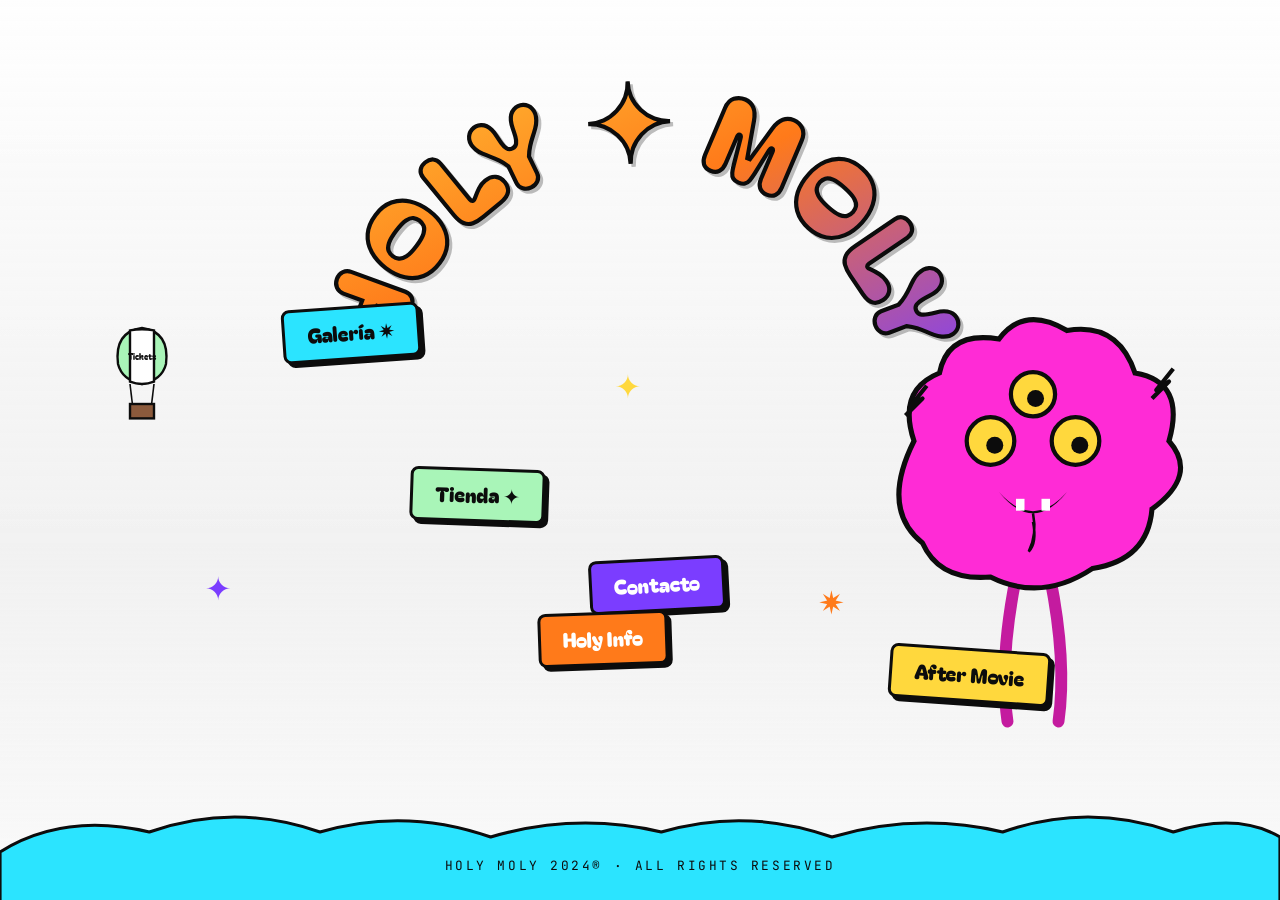
<file: index.html>
<!DOCTYPE html>
<html lang="es">
<head>
<meta charset="UTF-8">
<meta name="viewport" content="width=device-width, initial-scale=1">
<title>Holy Moly Fest — Latin Tech · CDMX</title>
<meta name="description" content="Holy Moly Fest 2024. 11 de Mayo en Frontón México. Latin Tech, energía y comunidad. Creado por MrPig.">
<link rel="preconnect" href="https://fonts.googleapis.com">
<link rel="preconnect" href="https://fonts.gstatic.com" crossorigin>
<link href="https://fonts.googleapis.com/css2?family=Bagel+Fat+One&family=DM+Sans:ital,wght@0,400;0,500;0,700;1,400&family=JetBrains+Mono:wght@400;500&display=swap" rel="stylesheet">
<link rel="stylesheet" href="styles.css">
<link rel="icon" href="data:image/svg+xml,%3Csvg xmlns='http://www.w3.org/2000/svg' viewBox='0 0 64 64'%3E%3Ccircle cx='32' cy='32' r='28' fill='%23ff2bd6'/%3E%3Ccircle cx='22' cy='28' r='5' fill='%23ffd83d'/%3E%3Ccircle cx='42' cy='28' r='5' fill='%23ffd83d'/%3E%3Ccircle cx='32' cy='18' r='5' fill='%23ffd83d'/%3E%3C/svg%3E">
<style>
  /* homepage-only overrides to match PDF */
  .home-stage {
    position: relative;
    width: 100%;
    min-height: 100vh;
    background: #fff;
    overflow: hidden;
    isolation: isolate;
  }
  .home-stage__bg {
    position: absolute; inset: 0;
    background-image: url('https://images.unsplash.com/photo-1585464231875-d9ef1f5ad396?w=2000&q=80&auto=format&fit=crop');
    background-size: cover;
    background-position: center;
    filter: grayscale(1) contrast(1.1);
    z-index: 0;
  }
  .home-stage__bg::after {
    content: ""; position: absolute; inset: 0;
    background: linear-gradient(180deg, rgba(240,240,240,.2) 0%, rgba(0,0,0,.05) 60%, rgba(180,240,255,.3) 100%);
  }
  .home-stage__logo {
    position: relative; z-index: 3;
    width: min(720px, 88vw);
    margin: clamp(2rem, 4vw, 3rem) auto 0;
    display: block;
    filter: drop-shadow(3px 3px 0 rgba(0,0,0,.25));
  }
  .home-stage__mascot {
    position: absolute;
    width: min(340px, 42vw);
    right: 6%;
    top: 32%;
    z-index: 3;
    animation: float 6s ease-in-out infinite;
    pointer-events: none;
  }
  .home-stage__tag {
    position: absolute;
    z-index: 3;
    font-family: var(--ff-display);
    padding: 8px 22px;
    border: 3px solid var(--ink);
    border-radius: 8px;
    box-shadow: 4px 4px 0 var(--ink);
    font-size: clamp(1rem, 1.6vw, 1.5rem);
    animation: bob 4s ease-in-out infinite;
    transition: transform .25s;
    text-decoration: none;
    color: var(--ink);
    white-space: nowrap;
  }
  .home-stage__tag:hover { transform: rotate(0deg) scale(1.1) !important; }
  .home-stage__tag--galeria { background: var(--cyan); top: 34%; left: 22%; }
  .home-stage__tag--tickets { background: #fff; top: 42%; left: 8%; animation-delay: .4s; }
  .home-stage__tag--tienda { background: #a9f5b8; top: 52%; left: 32%; animation-delay: .8s; }
  .home-stage__tag--contacto { background: var(--purple); color: #fff; top: 62%; left: 46%; animation-delay: 1.2s; }
  .home-stage__tag--aftermovie { background: var(--yellow); top: 72%; right: 18%; animation-delay: 1.6s; }
  .home-stage__tag--holyinfo { background: var(--orange); color:#fff; bottom: 26%; left: 42%; animation-delay: 2s; }
  .home-stage__sparkle {
    position: absolute;
    z-index: 2;
    font-family: var(--ff-display);
    font-size: clamp(1.5rem, 2.5vw, 2.5rem);
    animation: bob 5s ease-in-out infinite;
  }
  .home-stage__balloon {
    position: absolute;
    width: 80px; left: 8%; top: 36%;
    z-index: 3;
    animation: float 7s ease-in-out infinite;
  }
  .home-stage__cloud {
    position: absolute;
    bottom: -2px; left: 0; right: 0;
    z-index: 2;
    width: 100%;
    height: 110px;
    display: block;
  }
  .home-stage__footer-text {
    position: absolute;
    bottom: 24px;
    left: 0; right: 0;
    text-align: center;
    color: var(--ink);
    font-family: var(--ff-mono);
    font-size: .8rem;
    letter-spacing: .2em;
    text-transform: uppercase;
    z-index: 4;
  }
  @media (max-width: 760px) {
    .home-stage__mascot { width: 48vw; right: 4%; top: 38%; }
    .home-stage__balloon { width: 60px; top: 30%; }
    .home-stage__tag--galeria { top: 30%; left: 8%; }
    .home-stage__tag--tickets { top: 42%; left: 6%; }
    .home-stage__tag--tienda { top: 56%; left: 8%; }
    .home-stage__tag--contacto { top: 66%; left: 8%; }
    .home-stage__tag--aftermovie { bottom: 22%; right: 6%; }
    .home-stage__tag--holyinfo { bottom: 14%; left: 8%; }
  }
</style>
</head>
<body>

<!-- ============== HOMEPAGE HERO — full viewport, all nav via floating tags ============== -->
<main class="home-stage">
  <div class="home-stage__bg"></div>

  <!-- Arched HOLY MOLY logo -->
  <svg class="home-stage__logo" viewBox="-80 -140 860 420" aria-label="Holy Moly">
    <defs>
      <linearGradient id="hmGrad" x1="0" y1="0" x2="1" y2="1">
        <stop offset="0%" stop-color="#ffd83d"/>
        <stop offset="50%" stop-color="#ff7a1a"/>
        <stop offset="100%" stop-color="#7b3dff"/>
      </linearGradient>
      <path id="arc" d="M 60 220 A 300 300 0 0 1 640 220"/>
    </defs>
    <text font-family="Bagel Fat One, cursive" font-size="130" fill="url(#hmGrad)" stroke="#0c0c0c" stroke-width="5" text-anchor="middle">
      <textPath href="#arc" startOffset="50%">HOLY ✦ MOLY</textPath>
    </text>
  </svg>

  <!-- Mascot climbing/peeking -->
  <svg class="home-stage__mascot" viewBox="0 0 400 520" aria-hidden="true">
    <path d="M180 340 Q160 440 170 510" stroke="#c41b9f" stroke-width="14" fill="none" stroke-linecap="round"/>
    <path d="M220 340 Q240 440 230 510" stroke="#c41b9f" stroke-width="14" fill="none" stroke-linecap="round"/>
    <path d="M60 180 Q40 120 90 100 Q100 50 160 60 Q190 20 240 50 Q300 40 320 100 Q380 110 360 180 Q395 220 340 260 Q335 320 270 330 Q210 370 150 340 Q90 345 70 300 Q20 260 60 180 Z" fill="#ff2bd6" stroke="#0c0c0c" stroke-width="6"/>
    <path d="M50 150 L70 130 L55 140 L75 115" stroke="#0c0c0c" stroke-width="5" fill="#2be4ff" stroke-linejoin="round"/>
    <path d="M340 130 L360 110 L345 120 L365 95" stroke="#0c0c0c" stroke-width="5" fill="#2be4ff" stroke-linejoin="round"/>
    <circle cx="150" cy="180" r="28" fill="#ffd83d" stroke="#0c0c0c" stroke-width="5"/>
    <circle cx="250" cy="180" r="28" fill="#ffd83d" stroke="#0c0c0c" stroke-width="5"/>
    <circle cx="200" cy="125" r="26" fill="#ffd83d" stroke="#0c0c0c" stroke-width="5"/>
    <circle cx="155" cy="185" r="10" fill="#0c0c0c"/>
    <circle cx="255" cy="185" r="10" fill="#0c0c0c"/>
    <circle cx="203" cy="130" r="10" fill="#0c0c0c"/>
    <path d="M160 240 Q200 285 240 240 Q220 265 200 265 Q180 265 160 240 Z" fill="#0c0c0c"/>
    <rect x="180" y="248" width="10" height="14" fill="#fff"/>
    <rect x="210" y="248" width="10" height="14" fill="#fff"/>
    <path d="M200 265 Q205 290 195 310 Q205 300 200 275" fill="#2be4ff" stroke="#0c0c0c" stroke-width="3"/>
  </svg>

  <!-- Hot air balloon with Tickets -->
  <svg class="home-stage__balloon" viewBox="0 0 100 140">
    <path d="M20 50 Q15 10 50 5 Q85 10 80 50 Q75 70 50 75 Q25 70 20 50 Z" fill="#a9f5b8" stroke="#0c0c0c" stroke-width="3"/>
    <path d="M35 8 Q50 5 65 8 L65 72 Q50 78 35 72 Z" fill="#fff" stroke="#0c0c0c" stroke-width="3"/>
    <line x1="35" y1="75" x2="38" y2="100" stroke="#0c0c0c" stroke-width="2"/>
    <line x1="65" y1="75" x2="62" y2="100" stroke="#0c0c0c" stroke-width="2"/>
    <rect x="35" y="100" width="30" height="18" fill="#8b5a3c" stroke="#0c0c0c" stroke-width="3"/>
    <text x="50" y="45" font-family="Bagel Fat One" font-size="10" text-anchor="middle" fill="#0c0c0c">Tickets</text>
  </svg>

  <!-- Floating navigation tags -->
  <a href="galeria.html" class="home-stage__tag home-stage__tag--galeria" style="transform:rotate(-4deg);">Galería ✷</a>
  <a href="tienda.html" class="home-stage__tag home-stage__tag--tienda" style="transform:rotate(2deg);">Tienda ✦</a>
  <a href="contacto.html" class="home-stage__tag home-stage__tag--contacto" style="transform:rotate(-3deg);">Contacto</a>
  <a href="aftermovie.html" class="home-stage__tag home-stage__tag--aftermovie" style="transform:rotate(4deg);">After Movie</a>
  <a href="holy-info.html" class="home-stage__tag home-stage__tag--holyinfo" style="transform:rotate(-2deg);">Holy Info</a>

  <!-- Sparkles -->
  <span class="home-stage__sparkle" style="top:40%; left:48%; color:#ffd83d;">✦</span>
  <span class="home-stage__sparkle" style="top:64%; right:34%; color:#ff7a1a; animation-delay:1s;">✷</span>
  <span class="home-stage__sparkle" style="bottom:32%; left:16%; color:#7b3dff; animation-delay:2s;">✦</span>

  <!-- Cyan wave cloud at bottom -->
  <svg class="home-stage__cloud" viewBox="0 0 1200 110" preserveAspectRatio="none">
    <path d="M0 60 Q60 20 140 40 Q220 10 300 40 Q380 15 460 45 Q540 20 620 40 Q700 15 780 45 Q860 20 940 40 Q1020 10 1100 40 Q1160 20 1200 45 L1200 110 L0 110 Z" fill="#2be4ff" stroke="#0c0c0c" stroke-width="3"/>
  </svg>

  <!-- Tickets balloon link overlay (inside stage so it anchors to the SVG) -->
  <a href="tickets.html" style="position:absolute; left:8%; top:36%; width:90px; height:130px; z-index:5;" aria-label="Tickets"></a>

  <div class="home-stage__footer-text">Holy Moly 2024® · All Rights Reserved</div>
</main>

<script src="script.js"></script>
</body>
</html>
</file>
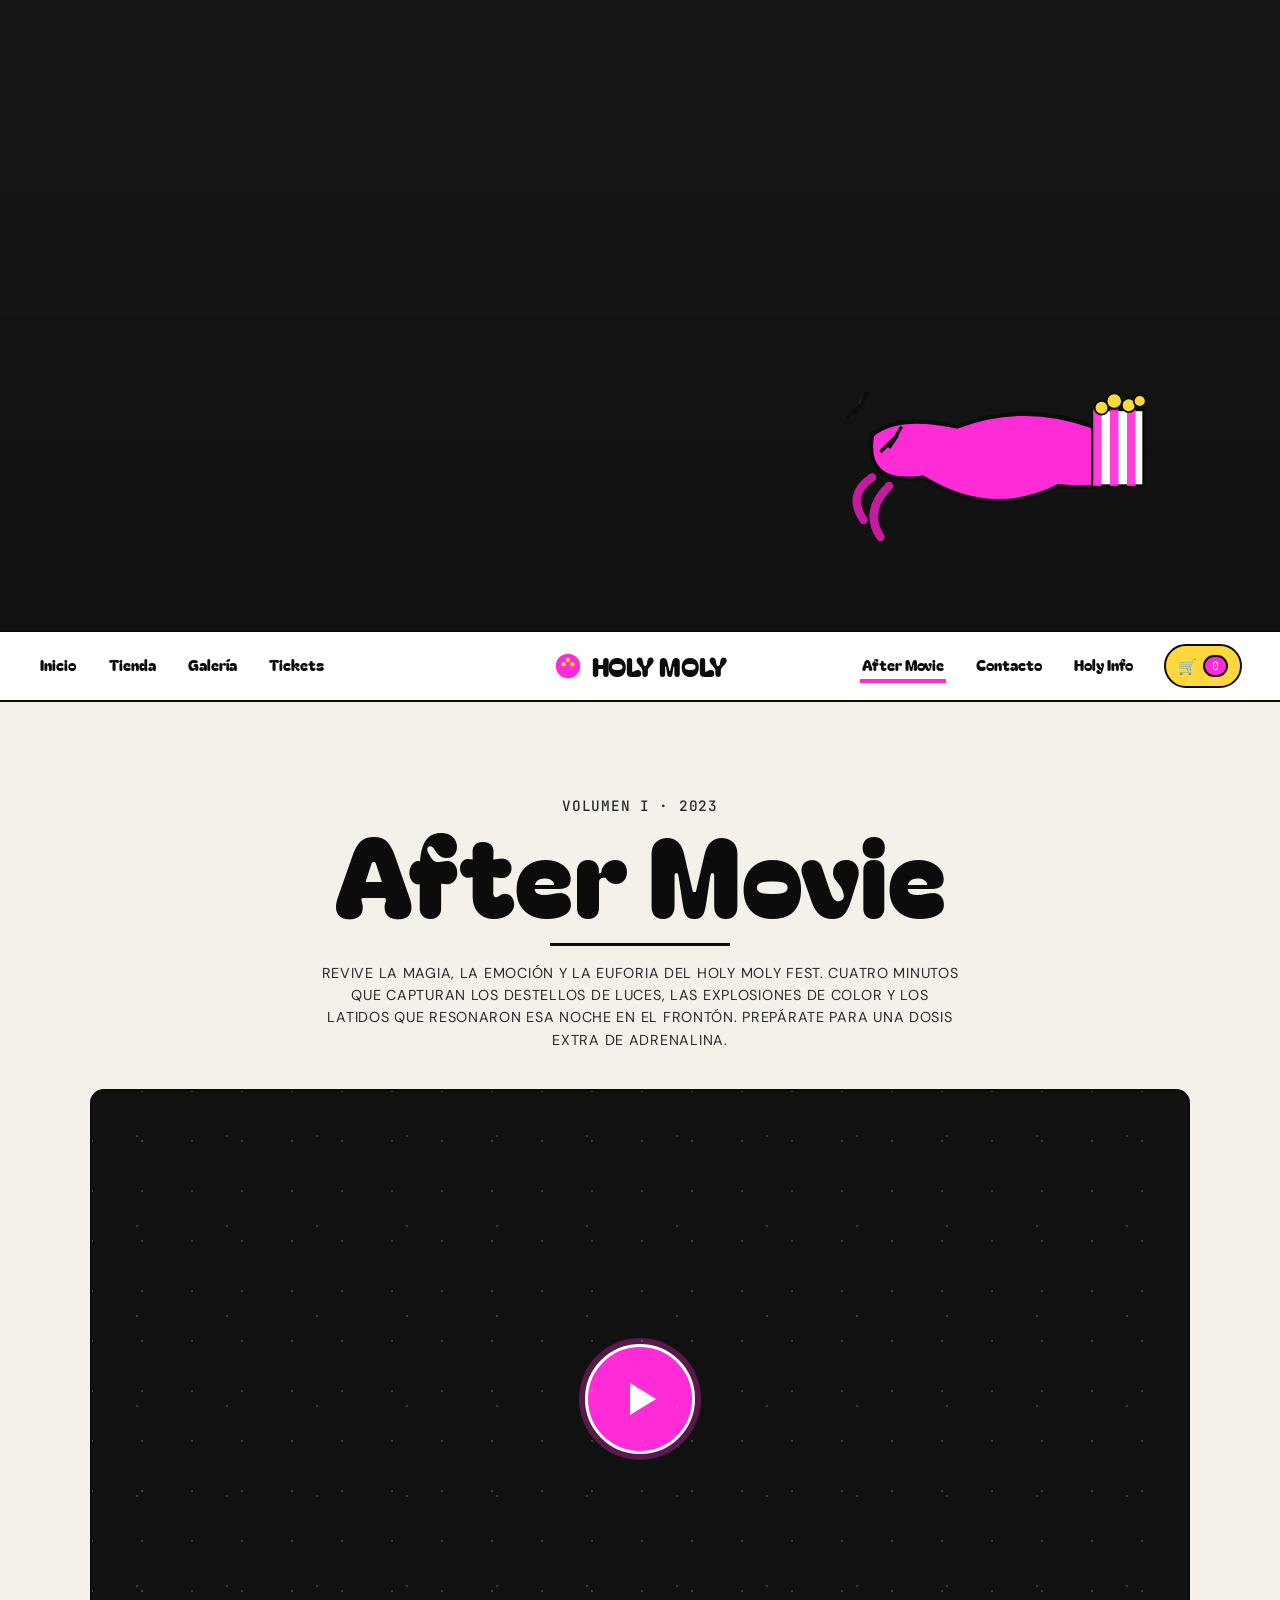
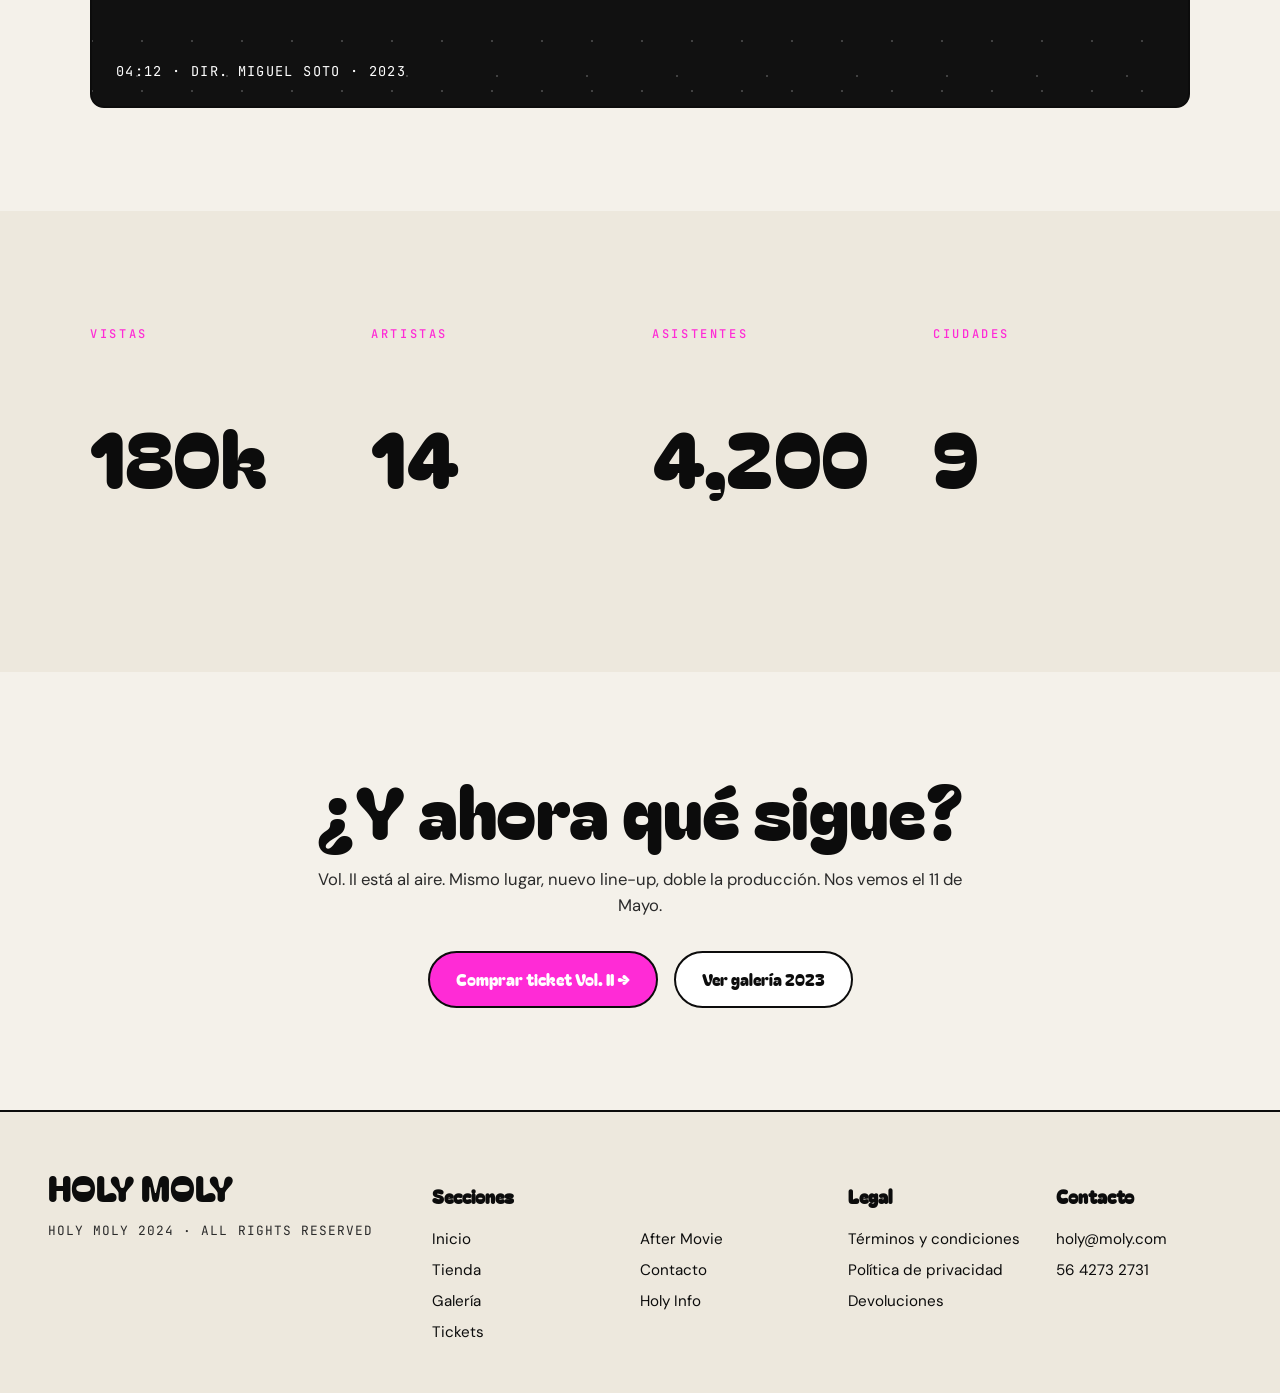
<file: aftermovie.html>
<!DOCTYPE html>
<html lang="es">
<head>
<meta charset="UTF-8"><meta name="viewport" content="width=device-width, initial-scale=1">
<title>After Movie — Holy Moly Fest</title>
<link rel="preconnect" href="https://fonts.googleapis.com"><link rel="preconnect" href="https://fonts.gstatic.com" crossorigin>
<link href="https://fonts.googleapis.com/css2?family=Bagel+Fat+One&family=DM+Sans:ital,wght@0,400;0,500;0,700;1,400&family=JetBrains+Mono:wght@400;500&display=swap" rel="stylesheet">
<link rel="stylesheet" href="styles.css">
</head>
<body>

<div class="drawer"><button class="drawer__close">✕</button><ul>
  <li><a href="index.html">Inicio</a></li><li><a href="tienda.html">Tienda</a></li><li><a href="galeria.html">Galería</a></li>
  <li><a href="tickets.html">Tickets</a></li><li><a href="aftermovie.html">After Movie</a></li>
  <li><a href="contacto.html">Contacto</a></li><li><a href="holy-info.html">Holy Info</a></li>
</ul></div>

<header class="hero" style="min-height:70vh;">
  <div class="hero__bg" style="background-image:url('https://images.unsplash.com/photo-1485846234645-a62644f84728?w=1800&q=80');"></div>
  <!-- mascot with popcorn laying on cinema seat -->
  <svg class="hero__mascot" style="width:min(340px, 40vw); right:8%; bottom:8%; top:auto;" viewBox="0 0 400 250">
    <path d="M40 80 Q30 140 100 130 Q180 180 260 140 Q340 150 360 100 Q355 60 300 70 Q220 40 140 70 Q70 55 40 80 Z" fill="#ff2bd6" stroke="#0c0c0c" stroke-width="5"/>
    <path d="M10 60 L30 40 L20 55 L35 30" stroke="#0c0c0c" stroke-width="4" fill="#2be4ff"/>
    <path d="M50 100 L70 80 L60 95 L75 70" stroke="#0c0c0c" stroke-width="4" fill="#2be4ff"/>
    <!-- popcorn holder -->
    <rect x="300" y="50" width="60" height="90" fill="#fff" stroke="#0c0c0c" stroke-width="4"/>
    <rect x="300" y="50" width="60" height="90" fill="url(#stripes)" opacity=".9"/>
    <defs><pattern id="stripes" width="20" height="20" patternUnits="userSpaceOnUse"><rect width="10" height="20" fill="#ff2bd6"/></pattern></defs>
    <circle cx="310" cy="48" r="8" fill="#ffd83d" stroke="#0c0c0c" stroke-width="2"/>
    <circle cx="325" cy="40" r="9" fill="#ffd83d" stroke="#0c0c0c" stroke-width="2"/>
    <circle cx="342" cy="45" r="8" fill="#ffd83d" stroke="#0c0c0c" stroke-width="2"/>
    <circle cx="355" cy="40" r="7" fill="#ffd83d" stroke="#0c0c0c" stroke-width="2"/>
    <!-- legs laying -->
    <path d="M40 130 Q10 150 30 180" stroke="#c41b9f" stroke-width="10" fill="none" stroke-linecap="round"/>
    <path d="M60 140 Q30 170 50 200" stroke="#c41b9f" stroke-width="10" fill="none" stroke-linecap="round"/>
  </svg>
</header>

<nav class="nav">
  <ul class="nav__list">
    <li><a class="nav__link" href="index.html">Inicio</a></li>
    <li><a class="nav__link" href="tienda.html">Tienda</a></li>
    <li><a class="nav__link" href="galeria.html">Galería</a></li>
    <li><a class="nav__link" href="tickets.html">Tickets</a></li>
  </ul>
  <a class="nav__logo" href="index.html">
    <svg viewBox="0 0 64 64"><circle cx="32" cy="32" r="28" fill="#ff2bd6"/><circle cx="22" cy="28" r="5" fill="#ffd83d"/><circle cx="42" cy="28" r="5" fill="#ffd83d"/><circle cx="32" cy="18" r="5" fill="#ffd83d"/></svg>
    HOLY MOLY
  </a>
  <ul class="nav__list nav__list--right">
    <li><a class="nav__link is-active" href="aftermovie.html">After Movie</a></li>
    <li><a class="nav__link" href="contacto.html">Contacto</a></li>
    <li><a class="nav__link" href="holy-info.html">Holy Info</a></li>
    <li><button class="nav__cart" data-cart-open>🛒 <span class="nav__cart-count">0</span></button></li>
  </ul>
  <button class="nav__burger" onclick="document.querySelector('.drawer').classList.add('is-open')"><span></span><span></span><span></span></button>
</nav>

<section class="page-title">
  <p class="eyebrow reveal">Volumen I · 2023</p>
  <h1 class="reveal delay-1">After Movie</h1>
  <div class="divider"></div>
  <p class="reveal delay-2">Revive la magia, la emoción y la euforia del Holy Moly Fest. Cuatro minutos que capturan los destellos de luces, las explosiones de color y los latidos que resonaron esa noche en el Frontón. Prepárate para una dosis extra de adrenalina.</p>
</section>

<section class="section" style="padding-top:0;">
  <div class="video-frame reveal">
    <div class="video-frame__stars"></div>
    <button class="video-frame__play" aria-label="Play" onclick="alert('Aquí va el embed de Vimeo / YouTube del after movie oficial.')"></button>
    <div style="position:absolute; bottom:1.5rem; left:1.5rem; color:#fff; font-family:var(--ff-mono); font-size:.85rem; letter-spacing:.1em;">04:12 · DIR. MIGUEL SOTO · 2023</div>
  </div>
</section>

<section class="panel bg-warm">
  <div class="wrap">
    <div style="display:grid; grid-template-columns: repeat(auto-fit, minmax(200px, 1fr)); gap:1.5rem; max-width:1100px; margin:0 auto;">
      <div class="reveal">
        <p class="eyebrow" style="color:var(--pink);">Vistas</p>
        <p class="display" style="font-size:clamp(3rem,6vw,5rem);">180k</p>
      </div>
      <div class="reveal delay-1">
        <p class="eyebrow" style="color:var(--pink);">Artistas</p>
        <p class="display" style="font-size:clamp(3rem,6vw,5rem);">14</p>
      </div>
      <div class="reveal delay-2">
        <p class="eyebrow" style="color:var(--pink);">Asistentes</p>
        <p class="display" style="font-size:clamp(3rem,6vw,5rem);">4,200</p>
      </div>
      <div class="reveal delay-3">
        <p class="eyebrow" style="color:var(--pink);">Ciudades</p>
        <p class="display" style="font-size:clamp(3rem,6vw,5rem);">9</p>
      </div>
    </div>
  </div>
</section>

<section class="panel center">
  <h2 class="reveal" style="max-width:20ch; margin:0 auto;">¿Y ahora qué sigue?</h2>
  <p class="lede reveal delay-1" style="margin-top:1.5rem;">Vol. II está al aire. Mismo lugar, nuevo line-up, doble la producción. Nos vemos el 11 de Mayo.</p>
  <div class="reveal delay-2" style="margin-top:2rem; display:flex; gap:1rem; justify-content:center; flex-wrap:wrap;">
    <a href="tickets.html" class="btn btn--pink">Comprar ticket Vol. II →</a>
    <a href="galeria.html" class="btn">Ver galería 2023</a>
  </div>
</section>

<footer class="footer">
  <div class="footer__grid">
    <div><div class="footer__logo">HOLY MOLY</div><p class="footer__legal">Holy Moly 2024 · All Rights Reserved</p></div>
    <div><h4>Secciones</h4><ul><li><a href="index.html">Inicio</a></li><li><a href="tienda.html">Tienda</a></li><li><a href="galeria.html">Galería</a></li><li><a href="tickets.html">Tickets</a></li></ul></div>
    <div><h4>&nbsp;</h4><ul><li><a href="aftermovie.html">After Movie</a></li><li><a href="contacto.html">Contacto</a></li><li><a href="holy-info.html">Holy Info</a></li></ul></div>
    <div><h4>Legal</h4><ul><li><a href="#">Términos y condiciones</a></li><li><a href="#">Política de privacidad</a></li><li><a href="#">Devoluciones</a></li></ul></div>
    <div><h4>Contacto</h4><ul><li><a href="mailto:holy@moly.com">holy@moly.com</a></li><li><a href="tel:5642732731">56 4273 2731</a></li></ul></div>
  </div>
</footer>

<div class="cart-backdrop"></div>
<aside class="cart">
  <div class="cart__head"><h3>Tu carrito</h3><button class="cart__close">✕</button></div>
  <div class="cart__body"></div>
  <div class="cart__foot"><div style="display:flex; justify-content:space-between; margin-bottom:1rem; font-family:var(--ff-display); font-size:1.2rem;"><span>Total</span><span class="cart__total">$0 MXN</span></div><button class="btn btn--dark" style="width:100%; justify-content:center;" onclick="alert('Aquí se conecta el Shopify Buy Button / checkout de Guido.')">Checkout con Shopify →</button></div>
</aside>

<script src="script.js"></script>
</body>
</html>
</file>
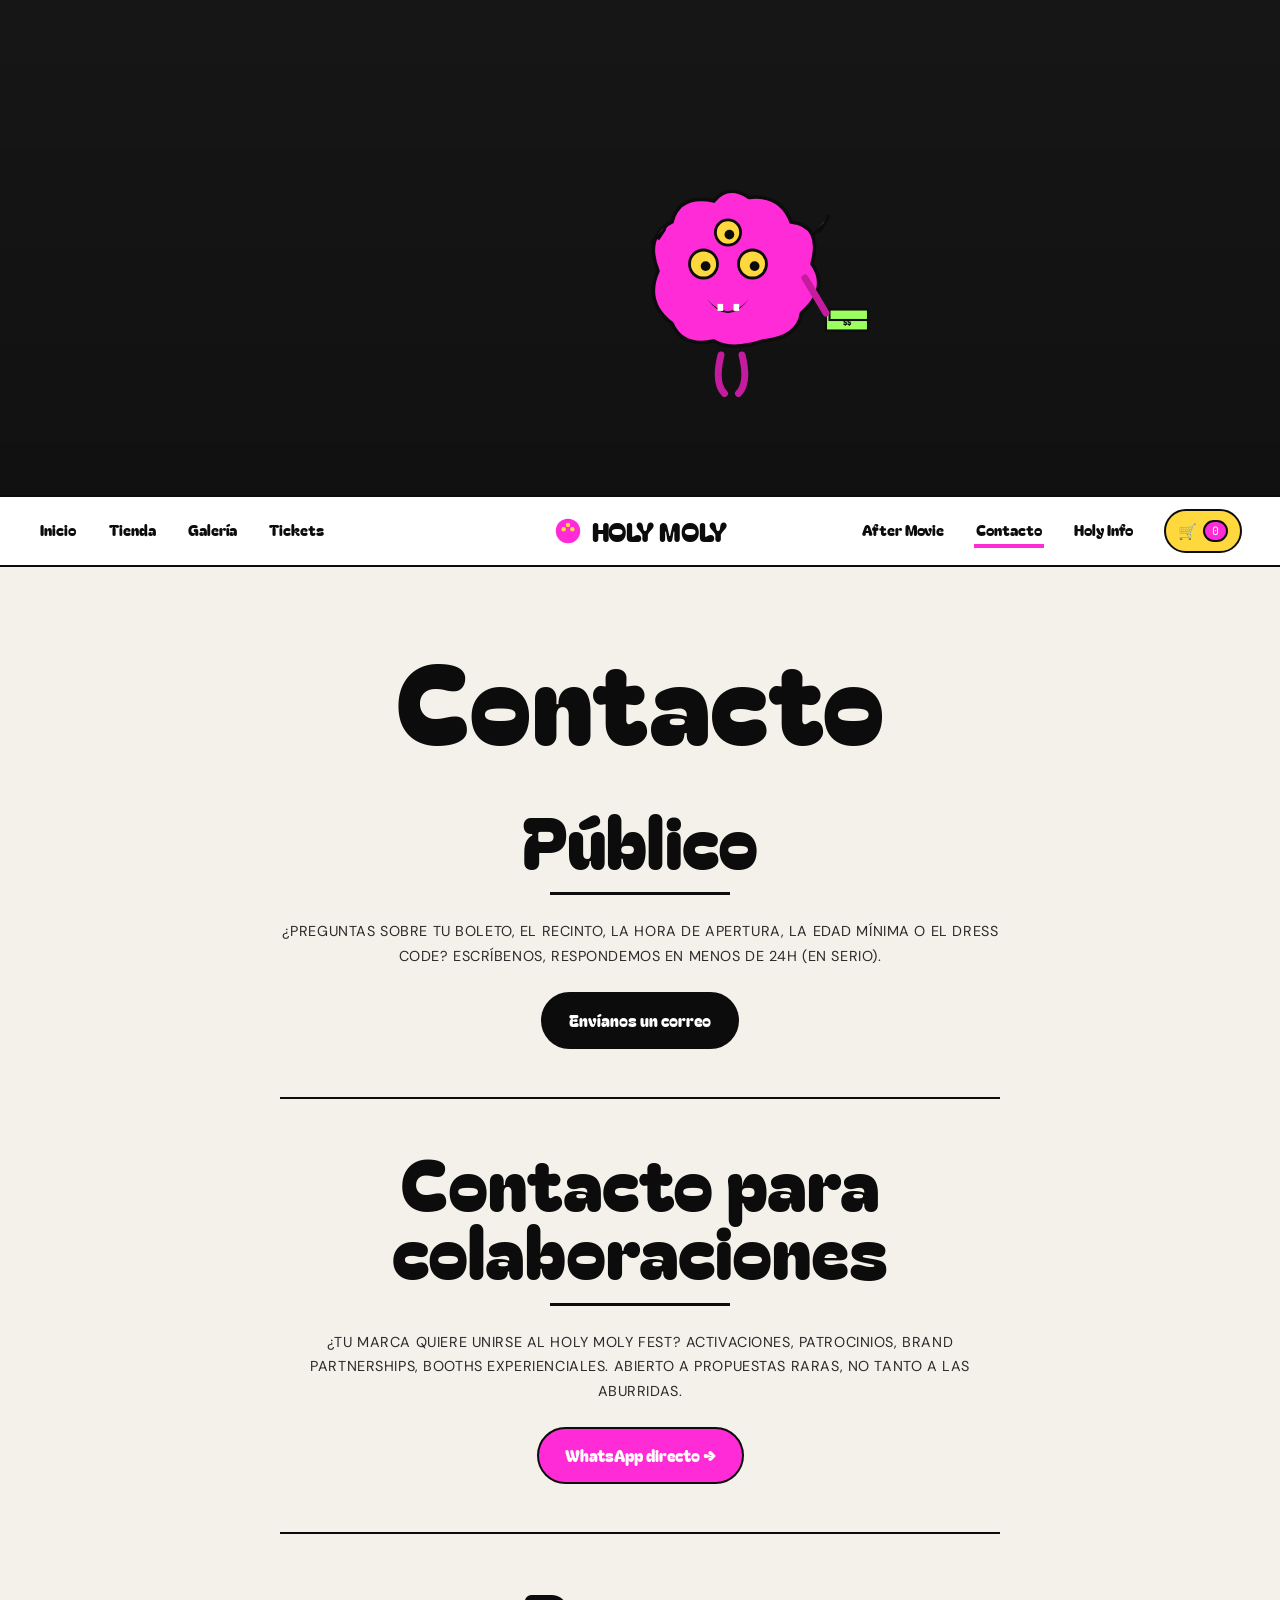
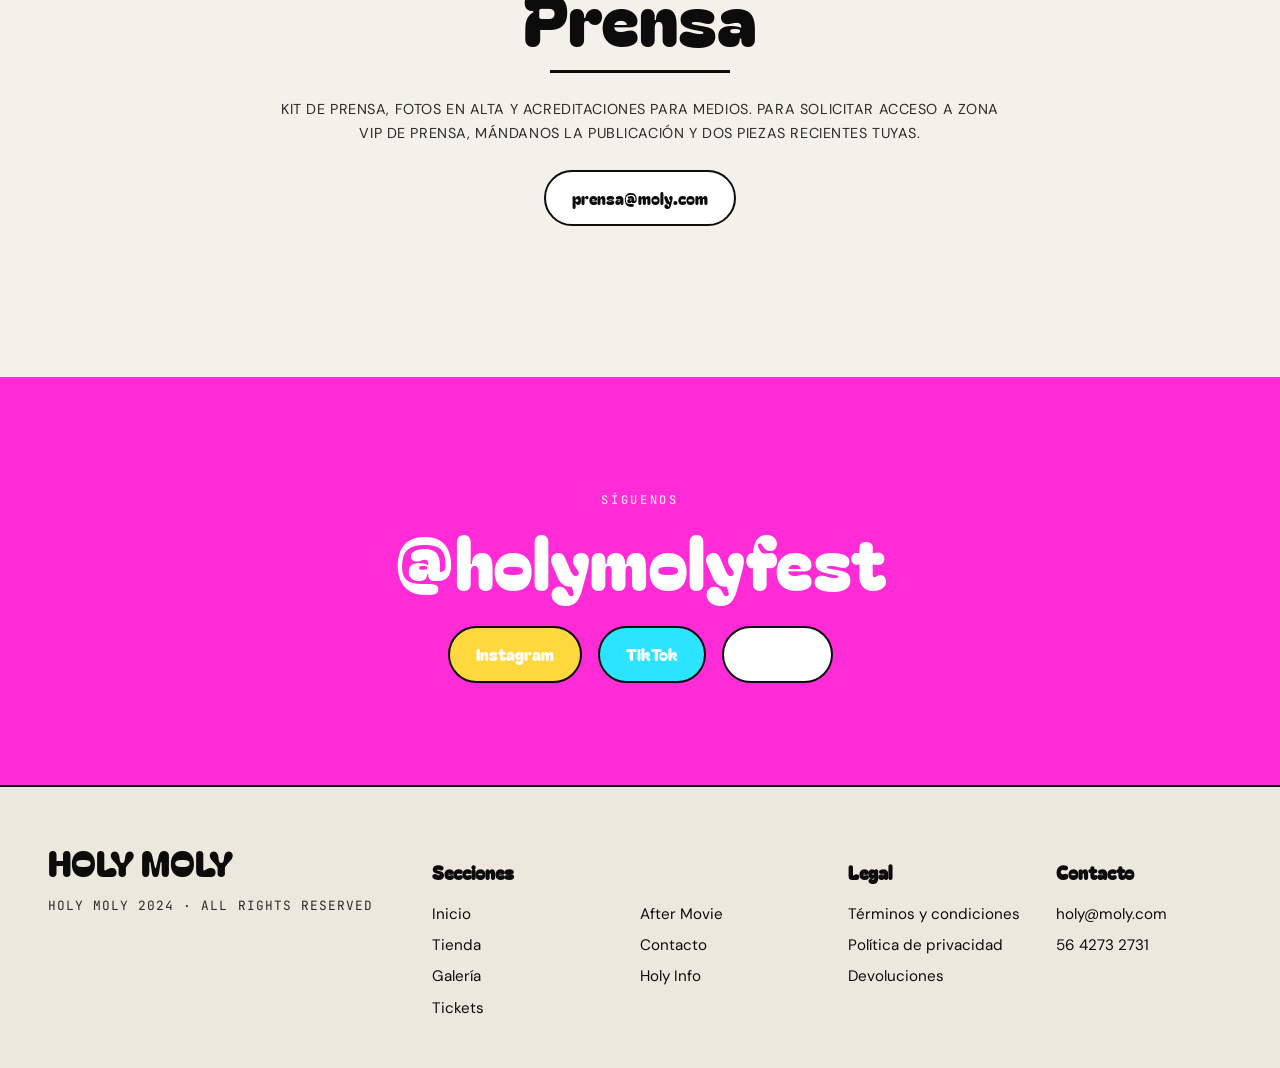
<file: contacto.html>
<!DOCTYPE html>
<html lang="es">
<head>
<meta charset="UTF-8"><meta name="viewport" content="width=device-width, initial-scale=1">
<title>Contacto — Holy Moly Fest</title>
<link rel="preconnect" href="https://fonts.googleapis.com"><link rel="preconnect" href="https://fonts.gstatic.com" crossorigin>
<link href="https://fonts.googleapis.com/css2?family=Bagel+Fat+One&family=DM+Sans:ital,wght@0,400;0,500;0,700;1,400&family=JetBrains+Mono:wght@400;500&display=swap" rel="stylesheet">
<link rel="stylesheet" href="styles.css">
</head>
<body>

<div class="drawer"><button class="drawer__close">✕</button><ul>
  <li><a href="index.html">Inicio</a></li><li><a href="tienda.html">Tienda</a></li><li><a href="galeria.html">Galería</a></li>
  <li><a href="tickets.html">Tickets</a></li><li><a href="aftermovie.html">After Movie</a></li>
  <li><a href="contacto.html">Contacto</a></li><li><a href="holy-info.html">Holy Info</a></li>
</ul></div>

<header class="hero" style="min-height:55vh;">
  <div class="hero__bg" style="background-image:url('https://images.unsplash.com/photo-1507842217343-583bb7270b66?w=1800&q=80');"></div>
  <svg class="hero__mascot" style="width:min(280px, 32vw); right:30%; top:35%;" viewBox="0 0 400 320">
    <!-- body lying on desk -->
    <path d="M60 140 Q40 90 80 70 Q90 30 140 40 Q160 15 190 35 Q235 30 250 70 Q295 75 280 130 Q305 165 265 200 Q260 235 210 240 Q165 255 140 240 Q95 250 80 215 Q40 185 60 140 Z" fill="#ff2bd6" stroke="#0c0c0c" stroke-width="5"/>
    <!-- money stacks -->
    <rect x="300" y="200" width="60" height="25" fill="#9bff5f" stroke="#0c0c0c" stroke-width="3"/>
    <rect x="305" y="195" width="55" height="15" fill="#9bff5f" stroke="#0c0c0c" stroke-width="3"/>
    <text x="330" y="217" font-family="Bagel Fat One" font-size="10" fill="#0c0c0c" text-anchor="middle">$$</text>
    <path d="M270 150 L300 200" stroke="#c41b9f" stroke-width="10" stroke-linecap="round"/>
    <!-- eyes -->
    <circle cx="125" cy="130" r="20" fill="#ffd83d" stroke="#0c0c0c" stroke-width="4"/>
    <circle cx="195" cy="130" r="20" fill="#ffd83d" stroke="#0c0c0c" stroke-width="4"/>
    <circle cx="160" cy="85" r="18" fill="#ffd83d" stroke="#0c0c0c" stroke-width="4"/>
    <circle cx="128" cy="133" r="7" fill="#0c0c0c"/><circle cx="198" cy="133" r="7" fill="#0c0c0c"/><circle cx="162" cy="88" r="7" fill="#0c0c0c"/>
    <path d="M130 180 Q160 215 190 180 Q175 200 160 200 Q145 200 130 180 Z" fill="#0c0c0c"/>
    <rect x="145" y="187" width="8" height="10" fill="#fff"/><rect x="168" y="187" width="8" height="10" fill="#fff"/>
    <path d="M50 100 L70 80 L60 95 L75 70" stroke="#0c0c0c" stroke-width="4" fill="#2be4ff"/>
    <path d="M280 90 L300 70 L290 85 L305 60" stroke="#0c0c0c" stroke-width="4" fill="#2be4ff"/>
    <!-- legs -->
    <path d="M150 260 Q140 300 155 315" stroke="#c41b9f" stroke-width="10" fill="none" stroke-linecap="round"/>
    <path d="M180 260 Q190 300 175 315" stroke="#c41b9f" stroke-width="10" fill="none" stroke-linecap="round"/>
  </svg>
</header>

<nav class="nav">
  <ul class="nav__list">
    <li><a class="nav__link" href="index.html">Inicio</a></li>
    <li><a class="nav__link" href="tienda.html">Tienda</a></li>
    <li><a class="nav__link" href="galeria.html">Galería</a></li>
    <li><a class="nav__link" href="tickets.html">Tickets</a></li>
  </ul>
  <a class="nav__logo" href="index.html">
    <svg viewBox="0 0 64 64"><circle cx="32" cy="32" r="28" fill="#ff2bd6"/><circle cx="22" cy="28" r="5" fill="#ffd83d"/><circle cx="42" cy="28" r="5" fill="#ffd83d"/><circle cx="32" cy="18" r="5" fill="#ffd83d"/></svg>
    HOLY MOLY
  </a>
  <ul class="nav__list nav__list--right">
    <li><a class="nav__link" href="aftermovie.html">After Movie</a></li>
    <li><a class="nav__link is-active" href="contacto.html">Contacto</a></li>
    <li><a class="nav__link" href="holy-info.html">Holy Info</a></li>
    <li><button class="nav__cart" data-cart-open>🛒 <span class="nav__cart-count">0</span></button></li>
  </ul>
  <button class="nav__burger" onclick="document.querySelector('.drawer').classList.add('is-open')"><span></span><span></span><span></span></button>
</nav>

<section class="page-title">
  <h1 class="reveal">Contacto</h1>
</section>

<section class="section" style="padding-top:0;">
  <!-- Público -->
  <div class="contact-block reveal">
    <h2>Público</h2>
    <div class="divider"></div>
    <p>¿Preguntas sobre tu boleto, el recinto, la hora de apertura, la edad mínima o el dress code? Escríbenos, respondemos en menos de 24h (en serio).</p>
    <a href="mailto:holy@moly.com" class="btn btn--dark">Envíanos un correo</a>
  </div>

  <div style="max-width:720px; margin:3rem auto; border-top:2px solid var(--ink);"></div>

  <!-- Colaboraciones -->
  <div class="contact-block reveal delay-1">
    <h2>Contacto para colaboraciones</h2>
    <div class="divider"></div>
    <p>¿Tu marca quiere unirse al Holy Moly Fest? Activaciones, patrocinios, brand partnerships, booths experienciales. Abierto a propuestas raras, no tanto a las aburridas.</p>
    <a href="https://wa.me/525642732731" class="btn btn--pink">WhatsApp directo →</a>
  </div>

  <div style="max-width:720px; margin:3rem auto; border-top:2px solid var(--ink);"></div>

  <!-- Prensa -->
  <div class="contact-block reveal delay-2">
    <h2>Prensa</h2>
    <div class="divider"></div>
    <p>Kit de prensa, fotos en alta y acreditaciones para medios. Para solicitar acceso a zona VIP de prensa, mándanos la publicación y dos piezas recientes tuyas.</p>
    <a href="mailto:prensa@moly.com" class="btn">prensa@moly.com</a>
  </div>
</section>

<section class="panel bg-pink center">
  <p class="eyebrow" style="color:rgba(255,255,255,.85);">Síguenos</p>
  <h2 style="color:#fff; margin:1rem 0 2rem;">@holymolyfest</h2>
  <div style="display:flex; gap:1rem; justify-content:center; flex-wrap:wrap;">
    <a href="#" class="btn btn--yellow">Instagram</a>
    <a href="#" class="btn btn--cyan">TikTok</a>
    <a href="#" class="btn">Spotify</a>
  </div>
</section>

<footer class="footer">
  <div class="footer__grid">
    <div><div class="footer__logo">HOLY MOLY</div><p class="footer__legal">Holy Moly 2024 · All Rights Reserved</p></div>
    <div><h4>Secciones</h4><ul><li><a href="index.html">Inicio</a></li><li><a href="tienda.html">Tienda</a></li><li><a href="galeria.html">Galería</a></li><li><a href="tickets.html">Tickets</a></li></ul></div>
    <div><h4>&nbsp;</h4><ul><li><a href="aftermovie.html">After Movie</a></li><li><a href="contacto.html">Contacto</a></li><li><a href="holy-info.html">Holy Info</a></li></ul></div>
    <div><h4>Legal</h4><ul><li><a href="#">Términos y condiciones</a></li><li><a href="#">Política de privacidad</a></li><li><a href="#">Devoluciones</a></li></ul></div>
    <div><h4>Contacto</h4><ul><li><a href="mailto:holy@moly.com">holy@moly.com</a></li><li><a href="tel:5642732731">56 4273 2731</a></li></ul></div>
  </div>
</footer>

<div class="cart-backdrop"></div>
<aside class="cart">
  <div class="cart__head"><h3>Tu carrito</h3><button class="cart__close">✕</button></div>
  <div class="cart__body"></div>
  <div class="cart__foot"><div style="display:flex; justify-content:space-between; margin-bottom:1rem; font-family:var(--ff-display); font-size:1.2rem;"><span>Total</span><span class="cart__total">$0 MXN</span></div><button class="btn btn--dark" style="width:100%; justify-content:center;" onclick="alert('Aquí se conecta el Shopify Buy Button / checkout de Guido.')">Checkout con Shopify →</button></div>
</aside>

<script src="script.js"></script>
</body>
</html>
</file>
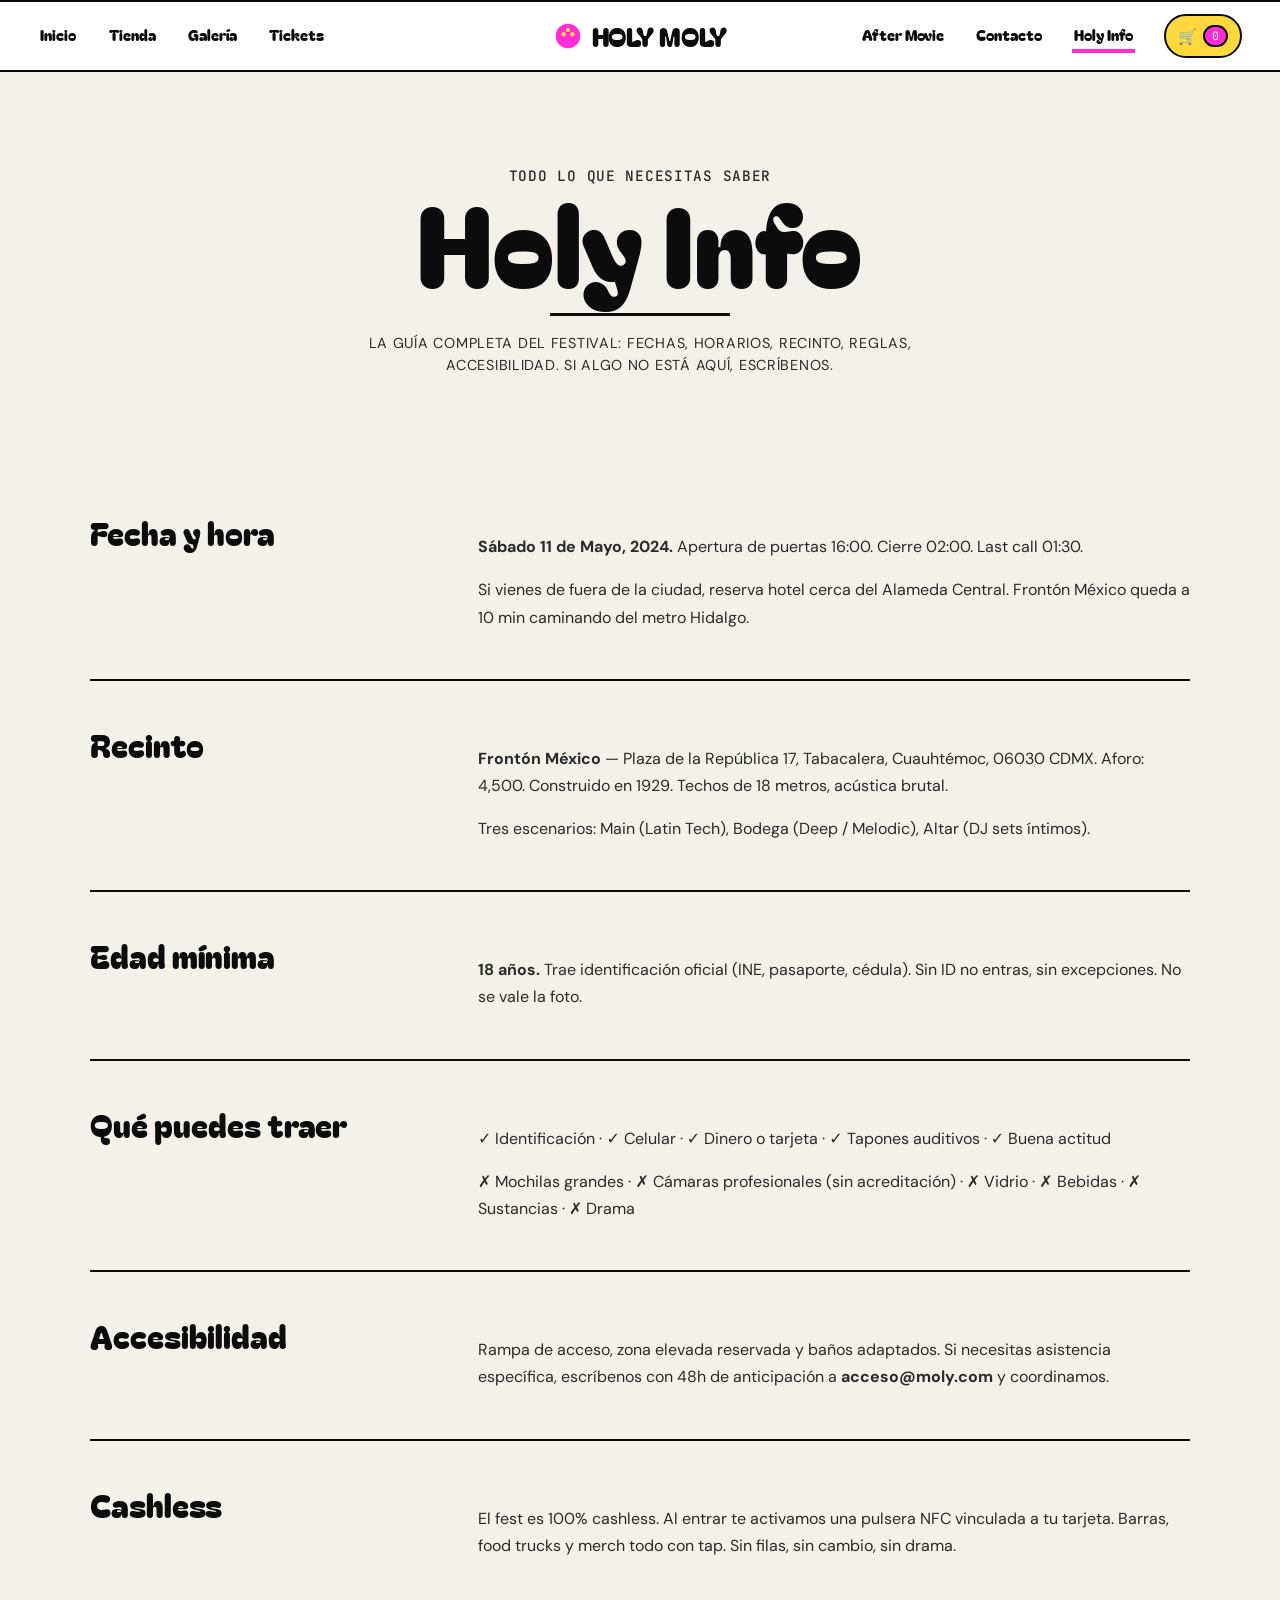
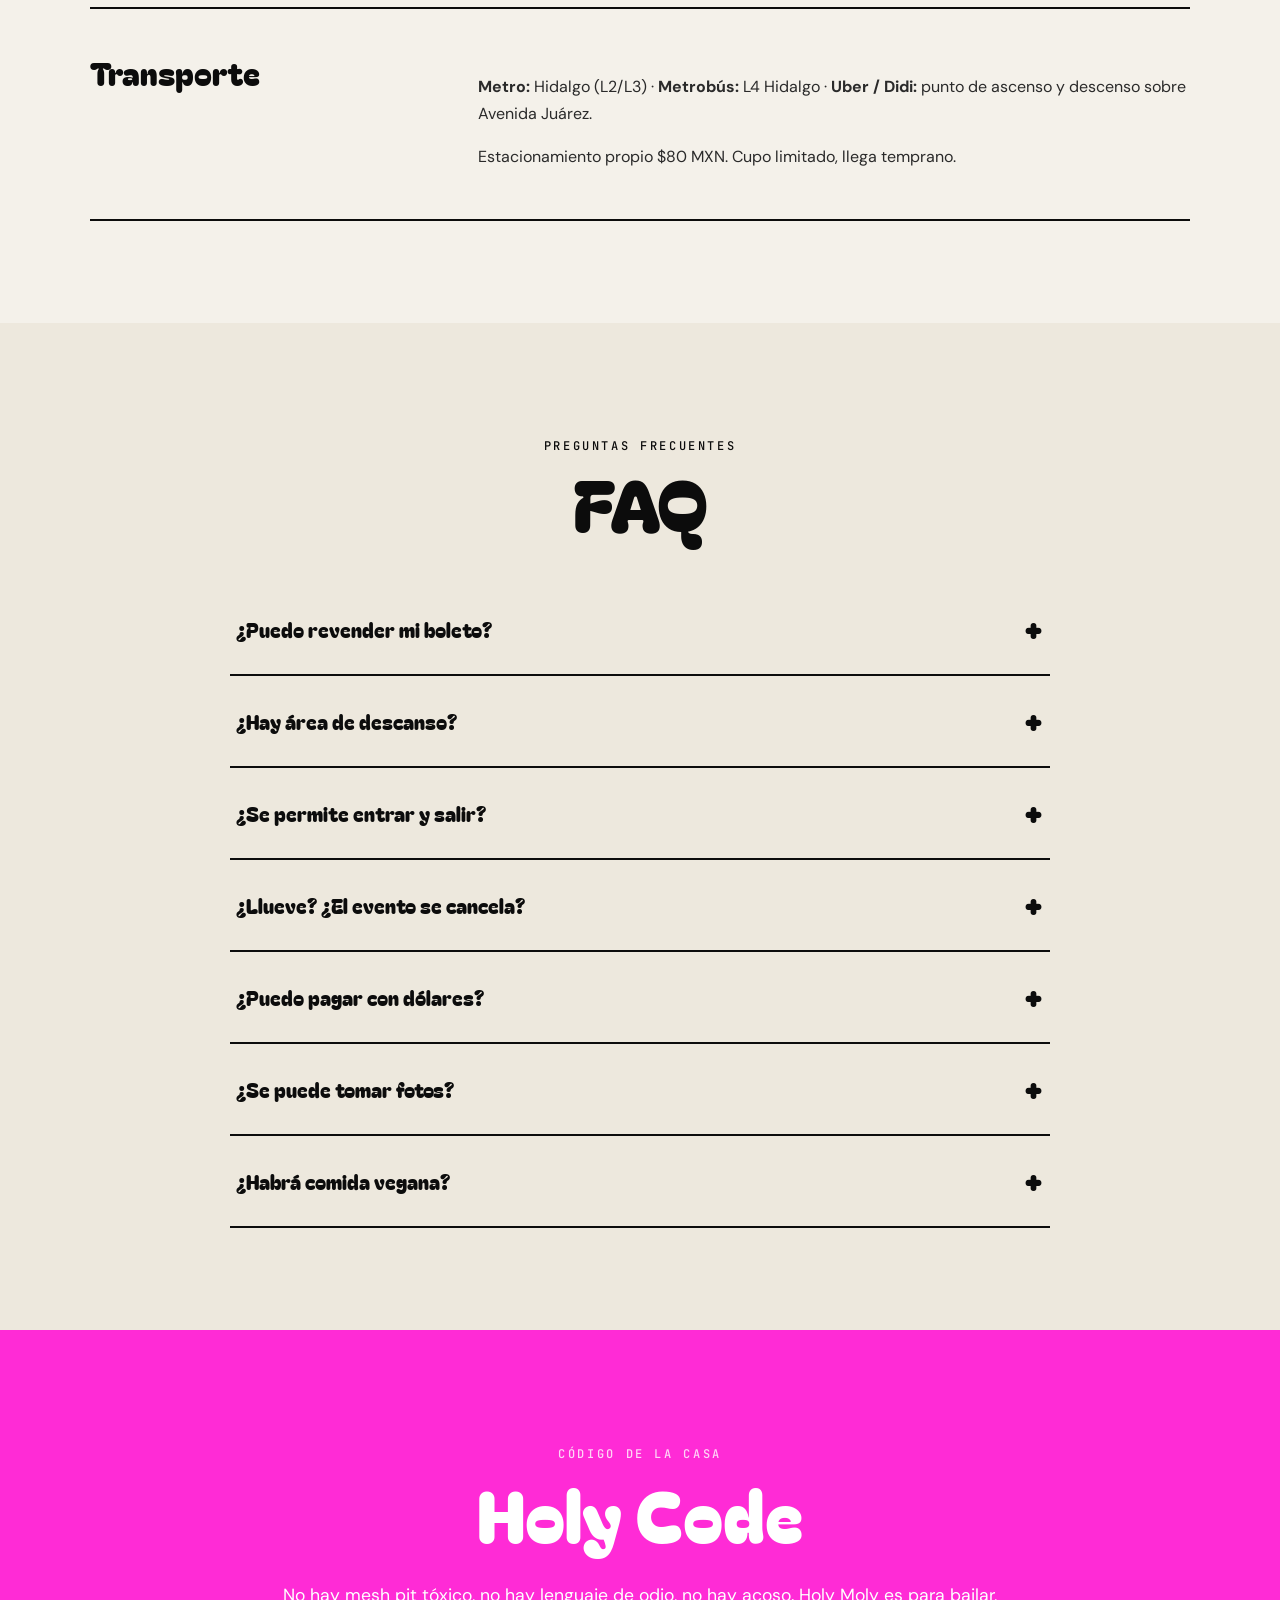
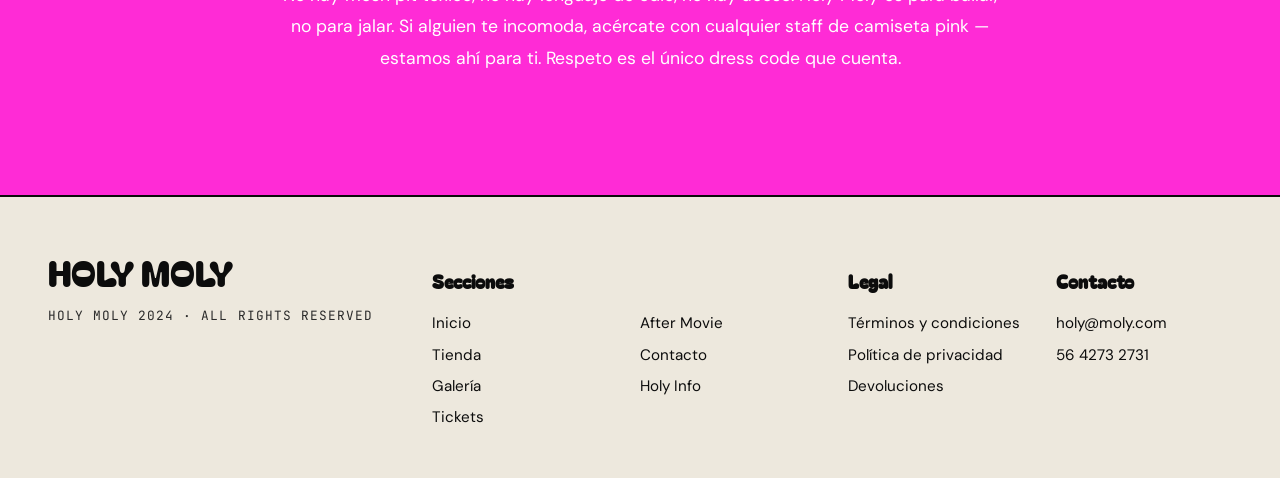
<file: holy-info.html>
<!DOCTYPE html>
<html lang="es">
<head>
<meta charset="UTF-8"><meta name="viewport" content="width=device-width, initial-scale=1">
<title>Holy Info — Holy Moly Fest</title>
<link rel="preconnect" href="https://fonts.googleapis.com"><link rel="preconnect" href="https://fonts.gstatic.com" crossorigin>
<link href="https://fonts.googleapis.com/css2?family=Bagel+Fat+One&family=DM+Sans:ital,wght@0,400;0,500;0,700;1,400&family=JetBrains+Mono:wght@400;500&display=swap" rel="stylesheet">
<link rel="stylesheet" href="styles.css">
</head>
<body>

<nav class="nav">
  <ul class="nav__list">
    <li><a class="nav__link" href="index.html">Inicio</a></li>
    <li><a class="nav__link" href="tienda.html">Tienda</a></li>
    <li><a class="nav__link" href="galeria.html">Galería</a></li>
    <li><a class="nav__link" href="tickets.html">Tickets</a></li>
  </ul>
  <a class="nav__logo" href="index.html">
    <svg viewBox="0 0 64 64"><circle cx="32" cy="32" r="28" fill="#ff2bd6"/><circle cx="22" cy="28" r="5" fill="#ffd83d"/><circle cx="42" cy="28" r="5" fill="#ffd83d"/><circle cx="32" cy="18" r="5" fill="#ffd83d"/></svg>
    HOLY MOLY
  </a>
  <ul class="nav__list nav__list--right">
    <li><a class="nav__link" href="aftermovie.html">After Movie</a></li>
    <li><a class="nav__link" href="contacto.html">Contacto</a></li>
    <li><a class="nav__link is-active" href="holy-info.html">Holy Info</a></li>
    <li><button class="nav__cart" data-cart-open>🛒 <span class="nav__cart-count">0</span></button></li>
  </ul>
  <button class="nav__burger" onclick="document.querySelector('.drawer').classList.add('is-open')"><span></span><span></span><span></span></button>
</nav>

<div class="drawer"><button class="drawer__close">✕</button><ul>
  <li><a href="index.html">Inicio</a></li><li><a href="tienda.html">Tienda</a></li><li><a href="galeria.html">Galería</a></li>
  <li><a href="tickets.html">Tickets</a></li><li><a href="aftermovie.html">After Movie</a></li>
  <li><a href="contacto.html">Contacto</a></li><li><a href="holy-info.html">Holy Info</a></li>
</ul></div>

<section class="page-title">
  <p class="eyebrow reveal">Todo lo que necesitas saber</p>
  <h1 class="reveal delay-1">Holy Info</h1>
  <div class="divider"></div>
  <p class="reveal delay-2">La guía completa del festival: fechas, horarios, recinto, reglas, accesibilidad. Si algo no está aquí, escríbenos.</p>
</section>

<!-- Overview -->
<section class="panel">
  <div class="info-grid">
    <div class="info-row reveal">
      <div><h3>Fecha y hora</h3></div>
      <div>
        <p><b>Sábado 11 de Mayo, 2024.</b> Apertura de puertas 16:00. Cierre 02:00. Last call 01:30.</p>
        <p>Si vienes de fuera de la ciudad, reserva hotel cerca del Alameda Central. Frontón México queda a 10 min caminando del metro Hidalgo.</p>
      </div>
    </div>
    <div class="info-row reveal delay-1">
      <div><h3>Recinto</h3></div>
      <div>
        <p><b>Frontón México</b> — Plaza de la República 17, Tabacalera, Cuauhtémoc, 06030 CDMX. Aforo: 4,500. Construido en 1929. Techos de 18 metros, acústica brutal.</p>
        <p>Tres escenarios: Main (Latin Tech), Bodega (Deep / Melodic), Altar (DJ sets íntimos).</p>
      </div>
    </div>
    <div class="info-row reveal delay-2">
      <div><h3>Edad mínima</h3></div>
      <div>
        <p><b>18 años.</b> Trae identificación oficial (INE, pasaporte, cédula). Sin ID no entras, sin excepciones. No se vale la foto.</p>
      </div>
    </div>
    <div class="info-row reveal delay-3">
      <div><h3>Qué puedes traer</h3></div>
      <div>
        <p>✓ Identificación · ✓ Celular · ✓ Dinero o tarjeta · ✓ Tapones auditivos · ✓ Buena actitud</p>
        <p style="margin-top:.8rem; color:var(--ink-soft);">✗ Mochilas grandes · ✗ Cámaras profesionales (sin acreditación) · ✗ Vidrio · ✗ Bebidas · ✗ Sustancias · ✗ Drama</p>
      </div>
    </div>
    <div class="info-row reveal">
      <div><h3>Accesibilidad</h3></div>
      <div>
        <p>Rampa de acceso, zona elevada reservada y baños adaptados. Si necesitas asistencia específica, escríbenos con 48h de anticipación a <b>acceso@moly.com</b> y coordinamos.</p>
      </div>
    </div>
    <div class="info-row reveal delay-1">
      <div><h3>Cashless</h3></div>
      <div>
        <p>El fest es 100% cashless. Al entrar te activamos una pulsera NFC vinculada a tu tarjeta. Barras, food trucks y merch todo con tap. Sin filas, sin cambio, sin drama.</p>
      </div>
    </div>
    <div class="info-row reveal delay-2">
      <div><h3>Transporte</h3></div>
      <div>
        <p><b>Metro:</b> Hidalgo (L2/L3) · <b>Metrobús:</b> L4 Hidalgo · <b>Uber / Didi:</b> punto de ascenso y descenso sobre Avenida Juárez.</p>
        <p>Estacionamiento propio $80 MXN. Cupo limitado, llega temprano.</p>
      </div>
    </div>
  </div>
</section>

<!-- FAQ -->
<section class="panel bg-warm">
  <div class="wrap">
    <p class="eyebrow center reveal">Preguntas frecuentes</p>
    <h2 class="center reveal delay-1" style="margin-bottom:3rem;">FAQ</h2>
    <div class="faq">
      <div class="faq__item reveal"><button class="faq__q">¿Puedo revender mi boleto?</button><div class="faq__a">No oficialmente. Pero si tienes un imprevisto, escríbenos y te ayudamos a transferirlo a un amigo tuyo. La reventa en reventón no la garantizamos.</div></div>
      <div class="faq__item reveal"><button class="faq__q">¿Hay área de descanso?</button><div class="faq__a">Sí. Zona de sofás, agua gratis, carga de celular y un food court dentro del recinto. También hay un "chill room" con luz tenue y aire fresco.</div></div>
      <div class="faq__item reveal"><button class="faq__q">¿Se permite entrar y salir?</button><div class="faq__a">No, la reentrada no está permitida. Una vez adentro, te quedas. Prepará tu mochila ligera antes de entrar.</div></div>
      <div class="faq__item reveal"><button class="faq__q">¿Llueve? ¿El evento se cancela?</button><div class="faq__a">Todo es bajo techo. Llueva, truene o tiemble, el fest continúa. En caso de contingencia mayor, te avisamos por correo y redes.</div></div>
      <div class="faq__item reveal"><button class="faq__q">¿Puedo pagar con dólares?</button><div class="faq__a">Solo MXN. Los ATMs están a 3 min caminando. Recomendamos precargar tu pulsera cashless desde la app.</div></div>
      <div class="faq__item reveal"><button class="faq__q">¿Se puede tomar fotos?</button><div class="faq__a">Con tu celu, obvio. Cámaras DSLR / mirrorless solo con acreditación de prensa. El flash apagado, no seas esa persona.</div></div>
      <div class="faq__item reveal"><button class="faq__q">¿Habrá comida vegana?</button><div class="faq__a">Sí. Hay 4 food trucks con opciones veganas, sin gluten y sin lácteos. También hay corner de frutas y snacks saludables.</div></div>
    </div>
  </div>
</section>

<!-- Code of conduct -->
<section class="panel bg-pink">
  <div class="wrap center">
    <p class="eyebrow" style="color:rgba(255,255,255,.8);">Código de la casa</p>
    <h2 style="color:#fff; margin:1rem 0 2rem;">Holy Code</h2>
    <div style="max-width:60ch; margin:0 auto; color:#fff; font-size:1.1rem; line-height:1.8;">
      <p>No hay mesh pit tóxico, no hay lenguaje de odio, no hay acoso. Holy Moly es para bailar, no para jalar. Si alguien te incomoda, acércate con cualquier staff de camiseta pink — estamos ahí para ti. Respeto es el único dress code que cuenta.</p>
    </div>
  </div>
</section>

<footer class="footer">
  <div class="footer__grid">
    <div><div class="footer__logo">HOLY MOLY</div><p class="footer__legal">Holy Moly 2024 · All Rights Reserved</p></div>
    <div><h4>Secciones</h4><ul><li><a href="index.html">Inicio</a></li><li><a href="tienda.html">Tienda</a></li><li><a href="galeria.html">Galería</a></li><li><a href="tickets.html">Tickets</a></li></ul></div>
    <div><h4>&nbsp;</h4><ul><li><a href="aftermovie.html">After Movie</a></li><li><a href="contacto.html">Contacto</a></li><li><a href="holy-info.html">Holy Info</a></li></ul></div>
    <div><h4>Legal</h4><ul><li><a href="#">Términos y condiciones</a></li><li><a href="#">Política de privacidad</a></li><li><a href="#">Devoluciones</a></li></ul></div>
    <div><h4>Contacto</h4><ul><li><a href="mailto:holy@moly.com">holy@moly.com</a></li><li><a href="tel:5642732731">56 4273 2731</a></li></ul></div>
  </div>
</footer>

<div class="cart-backdrop"></div>
<aside class="cart">
  <div class="cart__head"><h3>Tu carrito</h3><button class="cart__close">✕</button></div>
  <div class="cart__body"></div>
  <div class="cart__foot"><div style="display:flex; justify-content:space-between; margin-bottom:1rem; font-family:var(--ff-display); font-size:1.2rem;"><span>Total</span><span class="cart__total">$0 MXN</span></div><button class="btn btn--dark" style="width:100%; justify-content:center;" onclick="alert('Aquí se conecta el Shopify Buy Button / checkout de Guido.')">Checkout con Shopify →</button></div>
</aside>

<script src="script.js"></script>
</body>
</html>
</file>
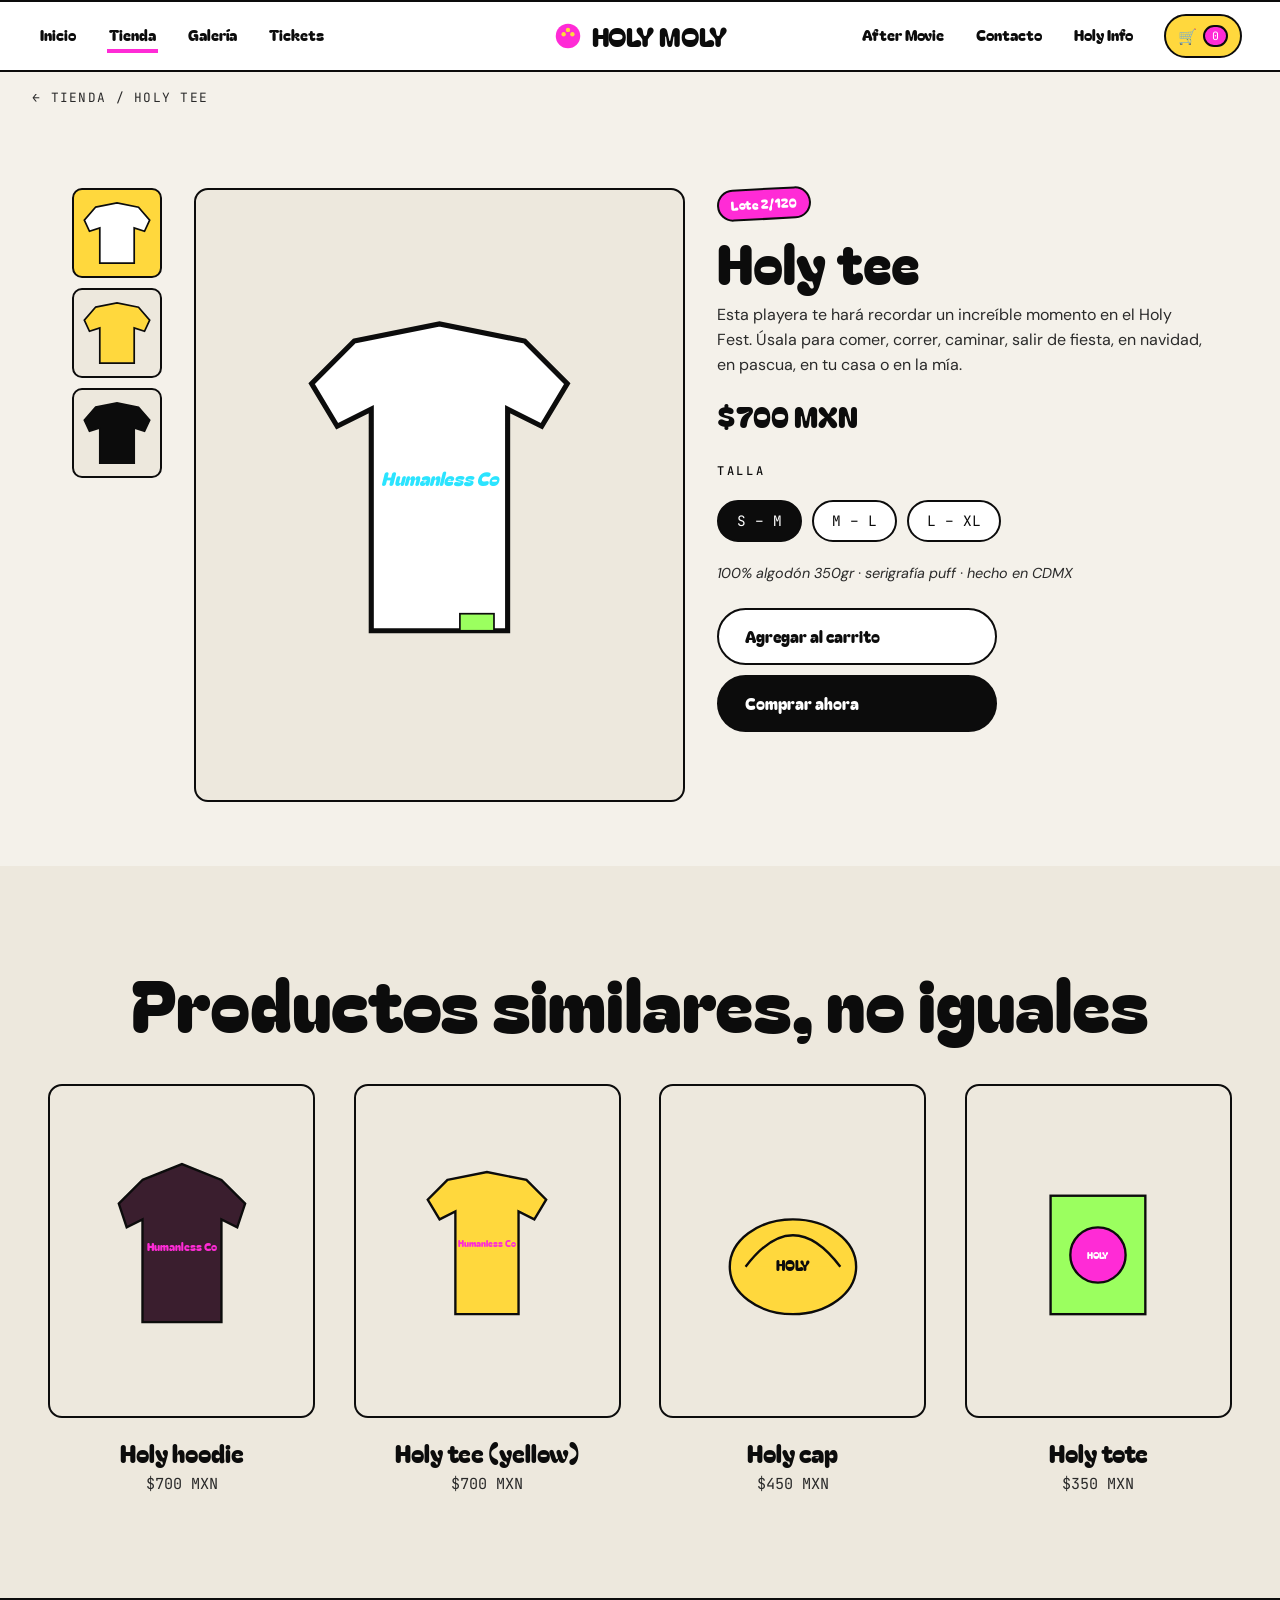
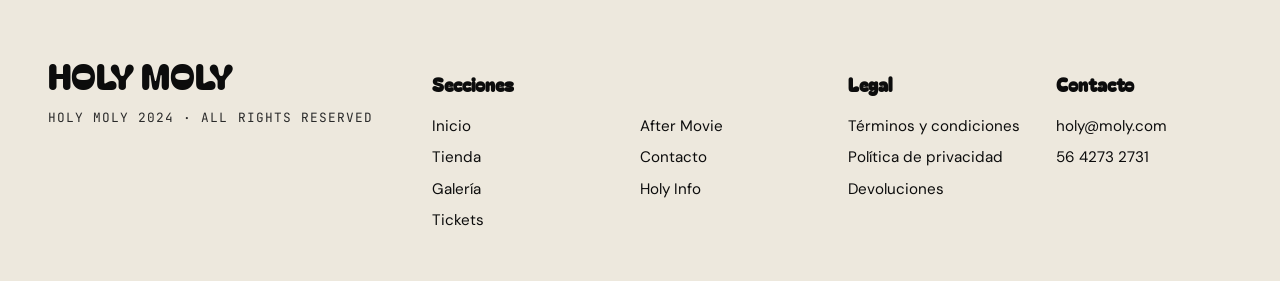
<file: producto.html>
<!DOCTYPE html>
<html lang="es">
<head>
<meta charset="UTF-8"><meta name="viewport" content="width=device-width, initial-scale=1">
<title>Holy tee — Holy Moly Fest</title>
<link rel="preconnect" href="https://fonts.googleapis.com"><link rel="preconnect" href="https://fonts.gstatic.com" crossorigin>
<link href="https://fonts.googleapis.com/css2?family=Bagel+Fat+One&family=DM+Sans:ital,wght@0,400;0,500;0,700;1,400&family=JetBrains+Mono:wght@400;500&display=swap" rel="stylesheet">
<link rel="stylesheet" href="styles.css">
</head>
<body>

<nav class="nav">
  <ul class="nav__list">
    <li><a class="nav__link" href="index.html">Inicio</a></li>
    <li><a class="nav__link is-active" href="tienda.html">Tienda</a></li>
    <li><a class="nav__link" href="galeria.html">Galería</a></li>
    <li><a class="nav__link" href="tickets.html">Tickets</a></li>
  </ul>
  <a class="nav__logo" href="index.html">
    <svg viewBox="0 0 64 64"><circle cx="32" cy="32" r="28" fill="#ff2bd6"/><circle cx="22" cy="28" r="5" fill="#ffd83d"/><circle cx="42" cy="28" r="5" fill="#ffd83d"/><circle cx="32" cy="18" r="5" fill="#ffd83d"/></svg>
    HOLY MOLY
  </a>
  <ul class="nav__list nav__list--right">
    <li><a class="nav__link" href="aftermovie.html">After Movie</a></li>
    <li><a class="nav__link" href="contacto.html">Contacto</a></li>
    <li><a class="nav__link" href="holy-info.html">Holy Info</a></li>
    <li><button class="nav__cart" data-cart-open>🛒 <span class="nav__cart-count">0</span></button></li>
  </ul>
  <button class="nav__burger" onclick="document.querySelector('.drawer').classList.add('is-open')"><span></span><span></span><span></span></button>
</nav>

<div class="drawer"><button class="drawer__close">✕</button><ul>
  <li><a href="index.html">Inicio</a></li><li><a href="tienda.html">Tienda</a></li><li><a href="galeria.html">Galería</a></li>
  <li><a href="tickets.html">Tickets</a></li><li><a href="aftermovie.html">After Movie</a></li>
  <li><a href="contacto.html">Contacto</a></li><li><a href="holy-info.html">Holy Info</a></li>
</ul></div>

<div style="padding:1rem clamp(1rem,3vw,2rem); font-family:var(--ff-mono); font-size:.8rem; text-transform:uppercase; letter-spacing:.1em; color:var(--ink-soft);">
  <a href="tienda.html">← Tienda</a> / Holy tee
</div>

<section class="pdp">
  <div class="pdp__thumbs">
    <div class="pdp__thumb is-active">
      <svg viewBox="0 0 100 100"><path d="M25 20 L50 15 L75 20 L88 35 L82 48 L70 44 L70 85 L30 85 L30 44 L18 48 L12 35 Z" fill="#fff" stroke="#0c0c0c" stroke-width="2"/></svg>
    </div>
    <div class="pdp__thumb">
      <svg viewBox="0 0 100 100"><path d="M25 20 L50 15 L75 20 L88 35 L82 48 L70 44 L70 85 L30 85 L30 44 L18 48 L12 35 Z" fill="#ffd83d" stroke="#0c0c0c" stroke-width="2"/></svg>
    </div>
    <div class="pdp__thumb">
      <svg viewBox="0 0 100 100"><path d="M25 20 L50 15 L75 20 L88 35 L82 48 L70 44 L70 85 L30 85 L30 44 L18 48 L12 35 Z" fill="#0c0c0c" stroke="#0c0c0c" stroke-width="2"/></svg>
    </div>
  </div>

  <div class="pdp__main reveal">
    <svg viewBox="0 0 200 240">
      <path d="M50 30 L100 20 L150 30 L175 55 L160 80 L140 70 L140 200 L60 200 L60 70 L40 80 L25 55 Z" fill="#fff" stroke="#0c0c0c" stroke-width="3"/>
      <text x="100" y="115" font-family="Bagel Fat One" font-size="11" fill="#2be4ff" text-anchor="middle" font-style="italic">Humanless Co</text>
      <rect x="112" y="190" width="20" height="10" fill="#9bff5f" stroke="#0c0c0c" stroke-width="1"/>
    </svg>
  </div>

  <div class="pdp__info reveal delay-1">
    <span class="badge">Lote 2/120</span>
    <h1 style="margin-top:1rem;">Holy tee</h1>
    <p style="color:var(--ink-soft); max-width:46ch;">Esta playera te hará recordar un increíble momento en el Holy Fest. Úsala para comer, correr, caminar, salir de fiesta, en navidad, en pascua, en tu casa o en la mía.</p>
    <div class="pdp__price">$700 MXN</div>
    <p class="eyebrow" style="margin-top:1.5rem;">Talla</p>
    <div class="pdp__sizes">
      <button class="pdp__size is-active">S – M</button>
      <button class="pdp__size">M – L</button>
      <button class="pdp__size">L – XL</button>
    </div>
    <p class="pdp__meta">100% algodón 350gr · serigrafía puff · hecho en CDMX</p>
    <div class="pdp__actions">
      <button class="btn" data-add-to-cart data-name="Holy tee" data-price="700">Agregar al carrito</button>
      <button class="btn btn--dark" data-add-to-cart data-name="Holy tee" data-price="700" onclick="setTimeout(()=>alert('Aquí se conecta el checkout directo de Shopify.'),300)">Comprar ahora</button>
    </div>
  </div>
</section>

<section class="panel bg-warm">
  <div class="wrap">
    <h2 class="center reveal" style="margin-bottom:3rem;">Productos similares, no iguales</h2>
    <div class="prod-grid">
      <a href="producto.html" class="prod reveal"><div class="prod__img"><svg viewBox="0 0 200 240"><path d="M50 30 L100 10 L150 30 L180 60 L170 90 L150 80 L150 210 L50 210 L50 80 L30 90 L20 60 Z" fill="#3a1e2e" stroke="#0c0c0c" stroke-width="3"/><text x="100" y="120" font-family="Bagel Fat One" font-size="14" fill="#ff2bd6" text-anchor="middle">Humanless Co</text></svg></div><div class="prod__title">Holy hoodie</div><div class="prod__price">$700 MXN</div></a>
      <a href="producto.html" class="prod reveal delay-1"><div class="prod__img"><svg viewBox="0 0 200 240"><path d="M50 30 L100 20 L150 30 L175 55 L160 80 L140 70 L140 200 L60 200 L60 70 L40 80 L25 55 Z" fill="#ffd83d" stroke="#0c0c0c" stroke-width="3"/><text x="100" y="115" font-family="Bagel Fat One" font-size="11" fill="#ff2bd6" text-anchor="middle">Humanless Co</text></svg></div><div class="prod__title">Holy tee (yellow)</div><div class="prod__price">$700 MXN</div></a>
      <a href="producto.html" class="prod reveal delay-2"><div class="prod__img"><svg viewBox="0 0 200 240"><ellipse cx="100" cy="140" rx="80" ry="60" fill="#ffd83d" stroke="#0c0c0c" stroke-width="3"/><path d="M40 140 Q100 60 160 140" fill="#ffd83d" stroke="#0c0c0c" stroke-width="3"/><text x="100" y="145" font-family="Bagel Fat One" font-size="18" fill="#0c0c0c" text-anchor="middle">HOLY</text></svg></div><div class="prod__title">Holy cap</div><div class="prod__price">$450 MXN</div></a>
      <a href="producto.html" class="prod reveal delay-3"><div class="prod__img"><svg viewBox="0 0 200 240"><rect x="40" y="50" width="120" height="150" fill="#9bff5f" stroke="#0c0c0c" stroke-width="3"/><circle cx="100" cy="125" r="35" fill="#ff2bd6" stroke="#0c0c0c" stroke-width="3"/><text x="100" y="130" font-family="Bagel Fat One" font-size="12" fill="#fff" text-anchor="middle">HOLY</text></svg></div><div class="prod__title">Holy tote</div><div class="prod__price">$350 MXN</div></a>
    </div>
  </div>
</section>

<footer class="footer">
  <div class="footer__grid">
    <div><div class="footer__logo">HOLY MOLY</div><p class="footer__legal">Holy Moly 2024 · All Rights Reserved</p></div>
    <div><h4>Secciones</h4><ul><li><a href="index.html">Inicio</a></li><li><a href="tienda.html">Tienda</a></li><li><a href="galeria.html">Galería</a></li><li><a href="tickets.html">Tickets</a></li></ul></div>
    <div><h4>&nbsp;</h4><ul><li><a href="aftermovie.html">After Movie</a></li><li><a href="contacto.html">Contacto</a></li><li><a href="holy-info.html">Holy Info</a></li></ul></div>
    <div><h4>Legal</h4><ul><li><a href="#">Términos y condiciones</a></li><li><a href="#">Política de privacidad</a></li><li><a href="#">Devoluciones</a></li></ul></div>
    <div><h4>Contacto</h4><ul><li><a href="mailto:holy@moly.com">holy@moly.com</a></li><li><a href="tel:5642732731">56 4273 2731</a></li></ul></div>
  </div>
</footer>

<div class="cart-backdrop"></div>
<aside class="cart">
  <div class="cart__head"><h3>Tu carrito</h3><button class="cart__close">✕</button></div>
  <div class="cart__body"></div>
  <div class="cart__foot">
    <div style="display:flex; justify-content:space-between; margin-bottom:1rem; font-family:var(--ff-display); font-size:1.2rem;"><span>Total</span><span class="cart__total">$0 MXN</span></div>
    <button class="btn btn--dark" style="width:100%; justify-content:center;" onclick="alert('Aquí se conecta el Shopify Buy Button / checkout de Guido.')">Checkout con Shopify →</button>
  </div>
</aside>

<script src="script.js"></script>
</body>
</html>
</file>
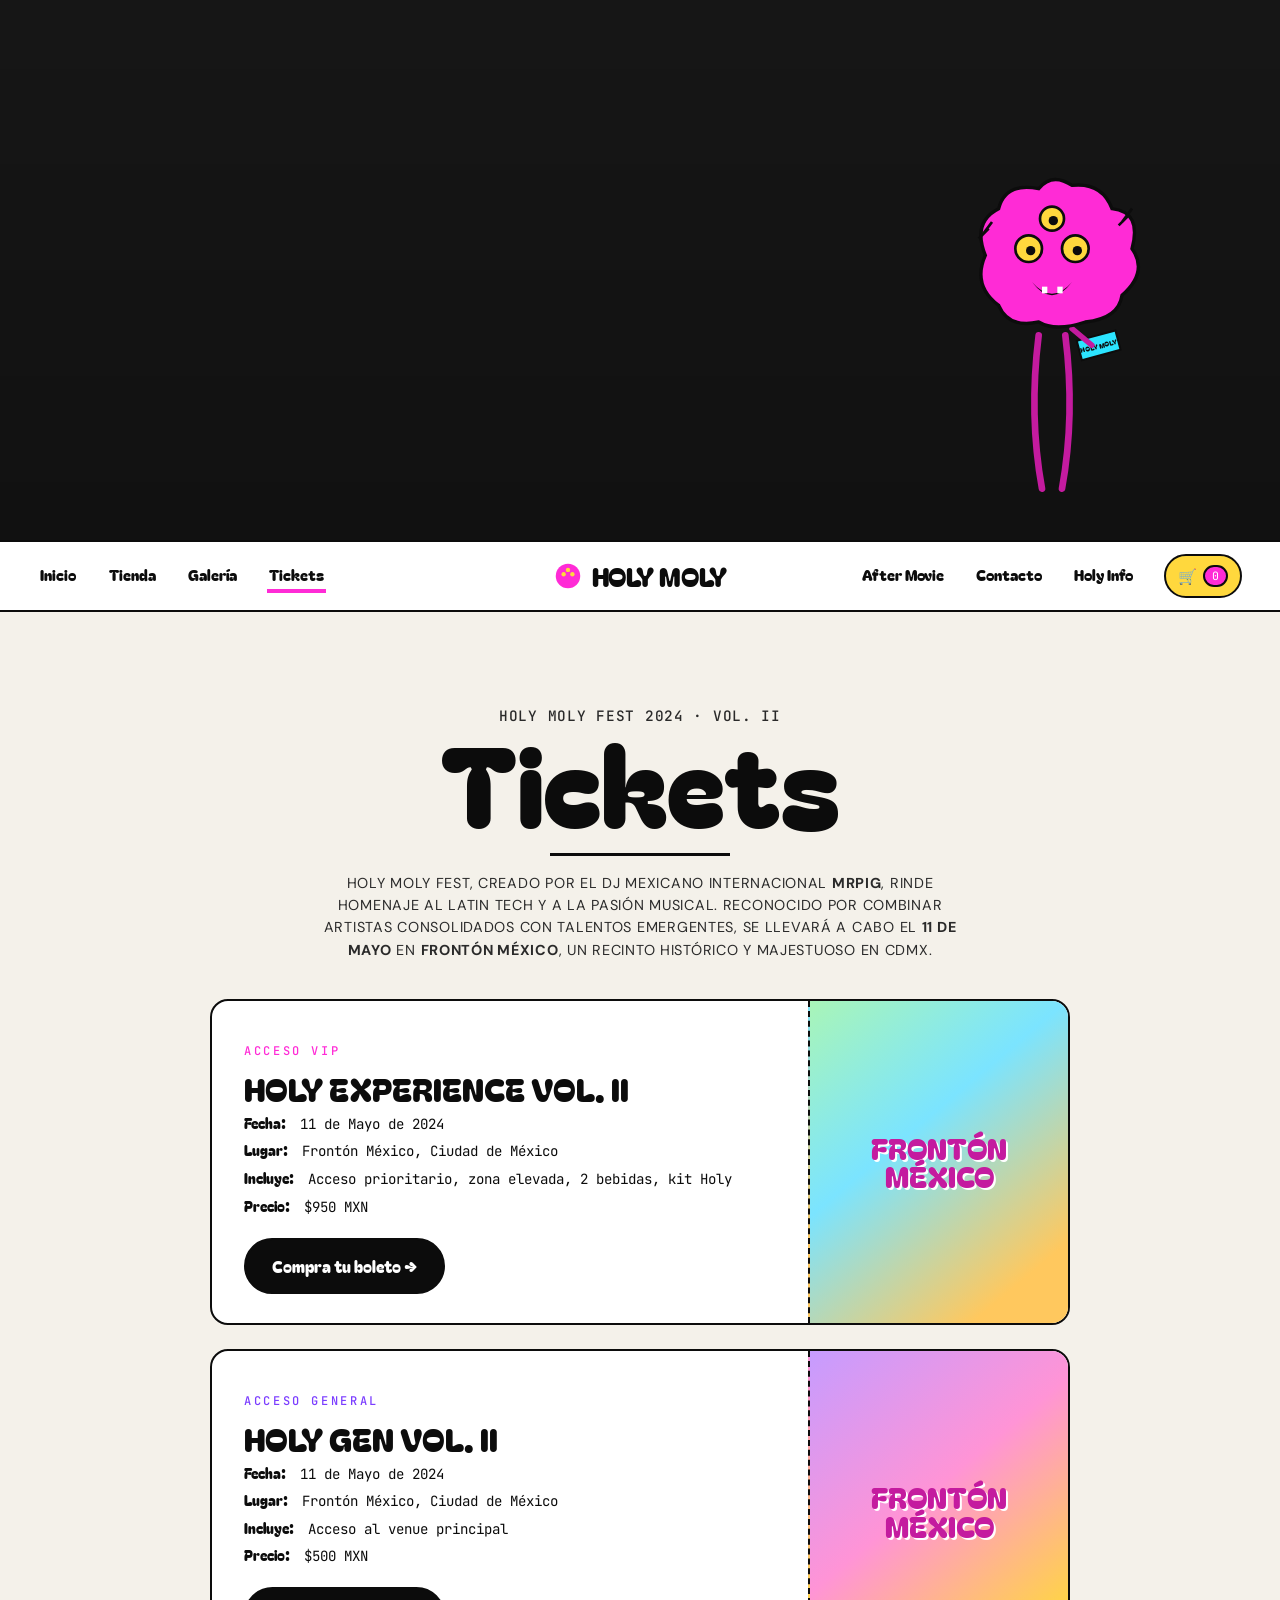
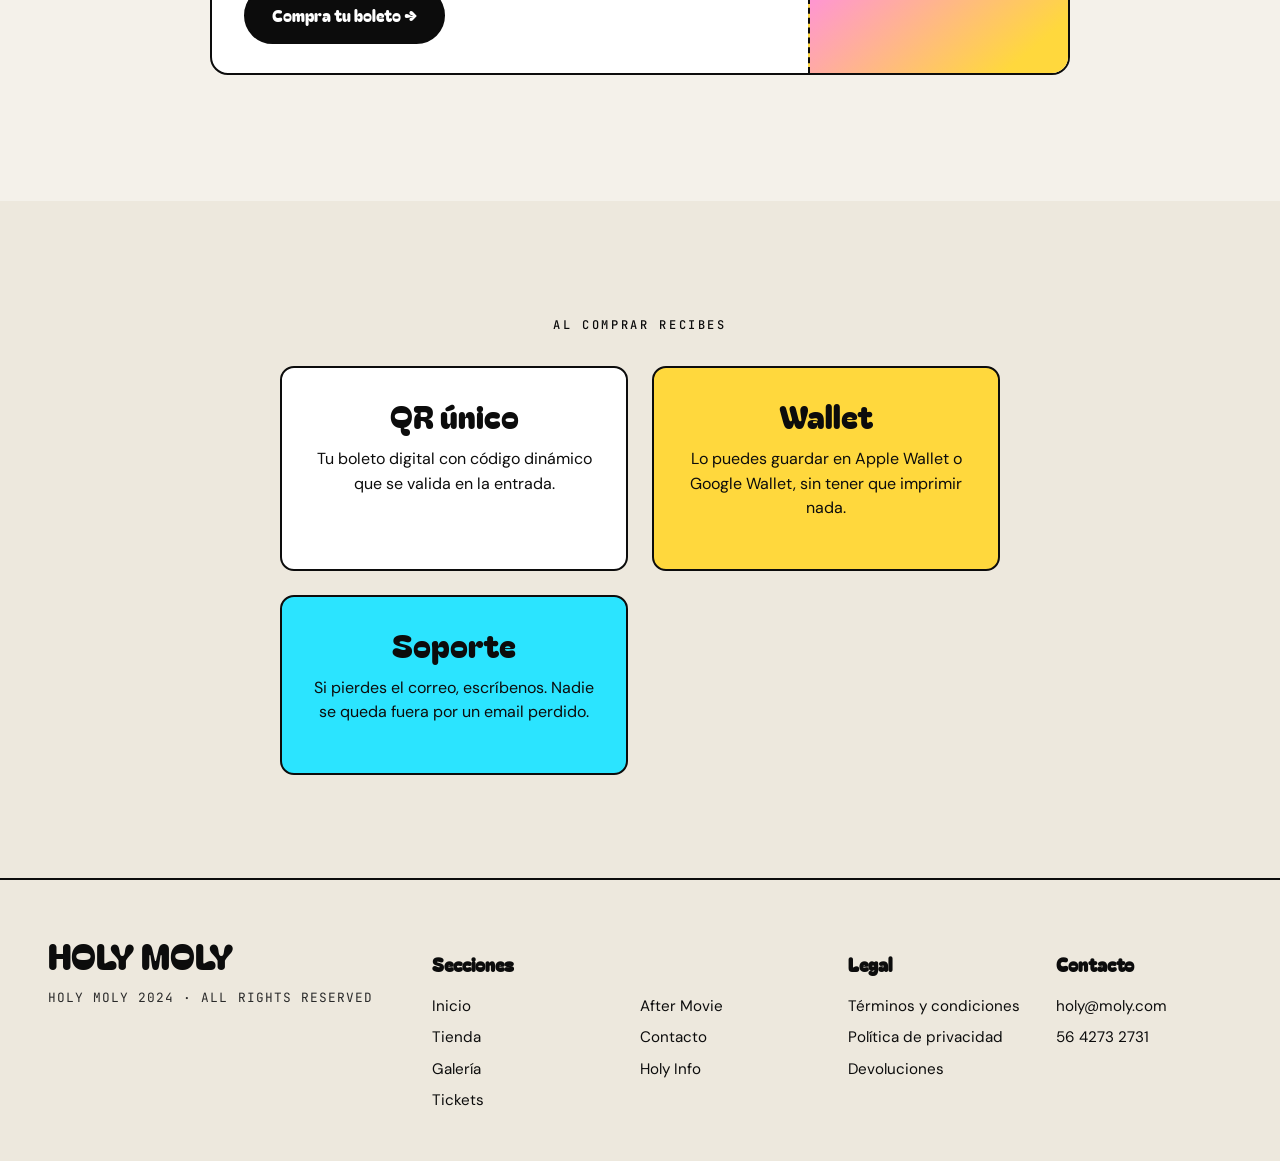
<file: tickets.html>
<!DOCTYPE html>
<html lang="es">
<head>
<meta charset="UTF-8"><meta name="viewport" content="width=device-width, initial-scale=1">
<title>Tickets — Holy Moly Fest</title>
<link rel="preconnect" href="https://fonts.googleapis.com"><link rel="preconnect" href="https://fonts.gstatic.com" crossorigin>
<link href="https://fonts.googleapis.com/css2?family=Bagel+Fat+One&family=DM+Sans:ital,wght@0,400;0,500;0,700;1,400&family=JetBrains+Mono:wght@400;500&display=swap" rel="stylesheet">
<link rel="stylesheet" href="styles.css">
</head>
<body>

<div class="drawer"><button class="drawer__close">✕</button><ul>
  <li><a href="index.html">Inicio</a></li><li><a href="tienda.html">Tienda</a></li><li><a href="galeria.html">Galería</a></li>
  <li><a href="tickets.html">Tickets</a></li><li><a href="aftermovie.html">After Movie</a></li>
  <li><a href="contacto.html">Contacto</a></li><li><a href="holy-info.html">Holy Info</a></li>
</ul></div>

<header class="hero" style="min-height:60vh;">
  <div class="hero__bg" style="background-image:url('https://images.unsplash.com/photo-1489599735734-79b4212bea45?w=1800&q=80');"></div>
  <svg class="hero__mascot" style="width:min(200px, 26vw); right:10%; top:30%;" viewBox="0 0 300 500">
    <path d="M130 260 Q115 380 135 490" stroke="#c41b9f" stroke-width="10" fill="none" stroke-linecap="round"/>
    <path d="M170 260 Q185 380 165 490" stroke="#c41b9f" stroke-width="10" fill="none" stroke-linecap="round"/>
    <!-- holding ticket -->
    <rect x="190" y="260" width="60" height="30" fill="#2be4ff" stroke="#0c0c0c" stroke-width="3" transform="rotate(-15 220 275)"/>
    <text x="220" y="280" font-family="Bagel Fat One" font-size="10" fill="#0c0c0c" text-anchor="middle" transform="rotate(-15 220 275)">HOLY MOLY</text>
    <path d="M180 250 L210 275" stroke="#c41b9f" stroke-width="8" stroke-linecap="round"/>
    <path d="M50 140 Q30 90 70 70 Q80 30 130 40 Q150 15 180 35 Q225 30 240 70 Q285 75 270 130 Q295 165 255 200 Q250 235 200 240 Q155 255 130 240 Q85 250 70 215 Q30 185 50 140 Z" fill="#ff2bd6" stroke="#0c0c0c" stroke-width="5"/>
    <path d="M40 115 L55 100 L45 110 L60 90" stroke="#0c0c0c" stroke-width="4" fill="#2be4ff"/>
    <path d="M250 95 L265 80 L255 90 L270 70" stroke="#0c0c0c" stroke-width="4" fill="#2be4ff"/>
    <circle cx="115" cy="130" r="20" fill="#ffd83d" stroke="#0c0c0c" stroke-width="4"/>
    <circle cx="185" cy="130" r="20" fill="#ffd83d" stroke="#0c0c0c" stroke-width="4"/>
    <circle cx="150" cy="85" r="18" fill="#ffd83d" stroke="#0c0c0c" stroke-width="4"/>
    <circle cx="118" cy="133" r="7" fill="#0c0c0c"/><circle cx="188" cy="133" r="7" fill="#0c0c0c"/><circle cx="152" cy="88" r="7" fill="#0c0c0c"/>
    <path d="M120 180 Q150 215 180 180 Q165 200 150 200 Q135 200 120 180 Z" fill="#0c0c0c"/>
    <rect x="135" y="187" width="8" height="10" fill="#fff"/><rect x="158" y="187" width="8" height="10" fill="#fff"/>
  </svg>
</header>

<nav class="nav">
  <ul class="nav__list">
    <li><a class="nav__link" href="index.html">Inicio</a></li>
    <li><a class="nav__link" href="tienda.html">Tienda</a></li>
    <li><a class="nav__link" href="galeria.html">Galería</a></li>
    <li><a class="nav__link is-active" href="tickets.html">Tickets</a></li>
  </ul>
  <a class="nav__logo" href="index.html">
    <svg viewBox="0 0 64 64"><circle cx="32" cy="32" r="28" fill="#ff2bd6"/><circle cx="22" cy="28" r="5" fill="#ffd83d"/><circle cx="42" cy="28" r="5" fill="#ffd83d"/><circle cx="32" cy="18" r="5" fill="#ffd83d"/></svg>
    HOLY MOLY
  </a>
  <ul class="nav__list nav__list--right">
    <li><a class="nav__link" href="aftermovie.html">After Movie</a></li>
    <li><a class="nav__link" href="contacto.html">Contacto</a></li>
    <li><a class="nav__link" href="holy-info.html">Holy Info</a></li>
    <li><button class="nav__cart" data-cart-open>🛒 <span class="nav__cart-count">0</span></button></li>
  </ul>
  <button class="nav__burger" onclick="document.querySelector('.drawer').classList.add('is-open')"><span></span><span></span><span></span></button>
</nav>

<section class="page-title">
  <p class="eyebrow reveal">Holy Moly Fest 2024 · Vol. II</p>
  <h1 class="reveal delay-1">Tickets</h1>
  <div class="divider"></div>
  <p class="reveal delay-2">Holy Moly Fest, creado por el DJ mexicano internacional <b>MrPig</b>, rinde homenaje al Latin Tech y a la pasión musical. Reconocido por combinar artistas consolidados con talentos emergentes, se llevará a cabo el <b>11 de Mayo</b> en <b>Frontón México</b>, un recinto histórico y majestuoso en CDMX.</p>
</section>

<section class="section" style="padding-top:0;">
  <div class="reveal">
    <div class="ticket">
      <div class="ticket__body">
        <p class="eyebrow" style="color:var(--pink);">Acceso VIP</p>
        <h3>Holy Experience Vol. II</h3>
        <div class="ticket__meta">
          <span><b>Fecha:</b> 11 de Mayo de 2024</span>
          <span><b>Lugar:</b> Frontón México, Ciudad de México</span>
          <span><b>Incluye:</b> Acceso prioritario, zona elevada, 2 bebidas, kit Holy</span>
          <span><b>Precio:</b> $950 MXN</span>
        </div>
        <a href="#" class="btn btn--dark" onclick="event.preventDefault(); alert('Aquí se conecta el enlace real de Boletia / Ticketmaster.');">Compra tu boleto →</a>
      </div>
      <div class="ticket__stub">
        <div class="ticket__stub-inner">FRONTÓN<br>MÉXICO</div>
      </div>
    </div>
  </div>

  <div class="reveal delay-1">
    <div class="ticket">
      <div class="ticket__body">
        <p class="eyebrow" style="color:var(--purple);">Acceso general</p>
        <h3>Holy Gen Vol. II</h3>
        <div class="ticket__meta">
          <span><b>Fecha:</b> 11 de Mayo de 2024</span>
          <span><b>Lugar:</b> Frontón México, Ciudad de México</span>
          <span><b>Incluye:</b> Acceso al venue principal</span>
          <span><b>Precio:</b> $500 MXN</span>
        </div>
        <a href="#" class="btn btn--dark" onclick="event.preventDefault(); alert('Aquí se conecta el enlace real de Boletia / Ticketmaster.');">Compra tu boleto →</a>
      </div>
      <div class="ticket__stub" style="background: linear-gradient(140deg, #c69cff, #ff94d6 45%, #ffd83d 90%);">
        <div class="ticket__stub-inner">FRONTÓN<br>MÉXICO</div>
      </div>
    </div>
  </div>
</section>

<!-- QR / instructions -->
<section class="panel bg-warm center">
  <div class="wrap" style="max-width:720px;">
    <p class="eyebrow reveal">Al comprar recibes</p>
    <div class="feats reveal delay-1" style="margin-top:2rem;">
      <div class="feat">
        <h3>QR único</h3>
        <p>Tu boleto digital con código dinámico que se valida en la entrada.</p>
      </div>
      <div class="feat feat--yellow">
        <h3>Wallet</h3>
        <p>Lo puedes guardar en Apple Wallet o Google Wallet, sin tener que imprimir nada.</p>
      </div>
      <div class="feat feat--cyan">
        <h3>Soporte</h3>
        <p>Si pierdes el correo, escríbenos. Nadie se queda fuera por un email perdido.</p>
      </div>
    </div>
  </div>
</section>

<footer class="footer">
  <div class="footer__grid">
    <div><div class="footer__logo">HOLY MOLY</div><p class="footer__legal">Holy Moly 2024 · All Rights Reserved</p></div>
    <div><h4>Secciones</h4><ul><li><a href="index.html">Inicio</a></li><li><a href="tienda.html">Tienda</a></li><li><a href="galeria.html">Galería</a></li><li><a href="tickets.html">Tickets</a></li></ul></div>
    <div><h4>&nbsp;</h4><ul><li><a href="aftermovie.html">After Movie</a></li><li><a href="contacto.html">Contacto</a></li><li><a href="holy-info.html">Holy Info</a></li></ul></div>
    <div><h4>Legal</h4><ul><li><a href="#">Términos y condiciones</a></li><li><a href="#">Política de privacidad</a></li><li><a href="#">Devoluciones</a></li></ul></div>
    <div><h4>Contacto</h4><ul><li><a href="mailto:holy@moly.com">holy@moly.com</a></li><li><a href="tel:5642732731">56 4273 2731</a></li></ul></div>
  </div>
</footer>

<div class="cart-backdrop"></div>
<aside class="cart">
  <div class="cart__head"><h3>Tu carrito</h3><button class="cart__close">✕</button></div>
  <div class="cart__body"></div>
  <div class="cart__foot"><div style="display:flex; justify-content:space-between; margin-bottom:1rem; font-family:var(--ff-display); font-size:1.2rem;"><span>Total</span><span class="cart__total">$0 MXN</span></div><button class="btn btn--dark" style="width:100%; justify-content:center;" onclick="alert('Aquí se conecta el Shopify Buy Button / checkout de Guido.')">Checkout con Shopify →</button></div>
</aside>

<script src="script.js"></script>
</body>
</html>
</file>
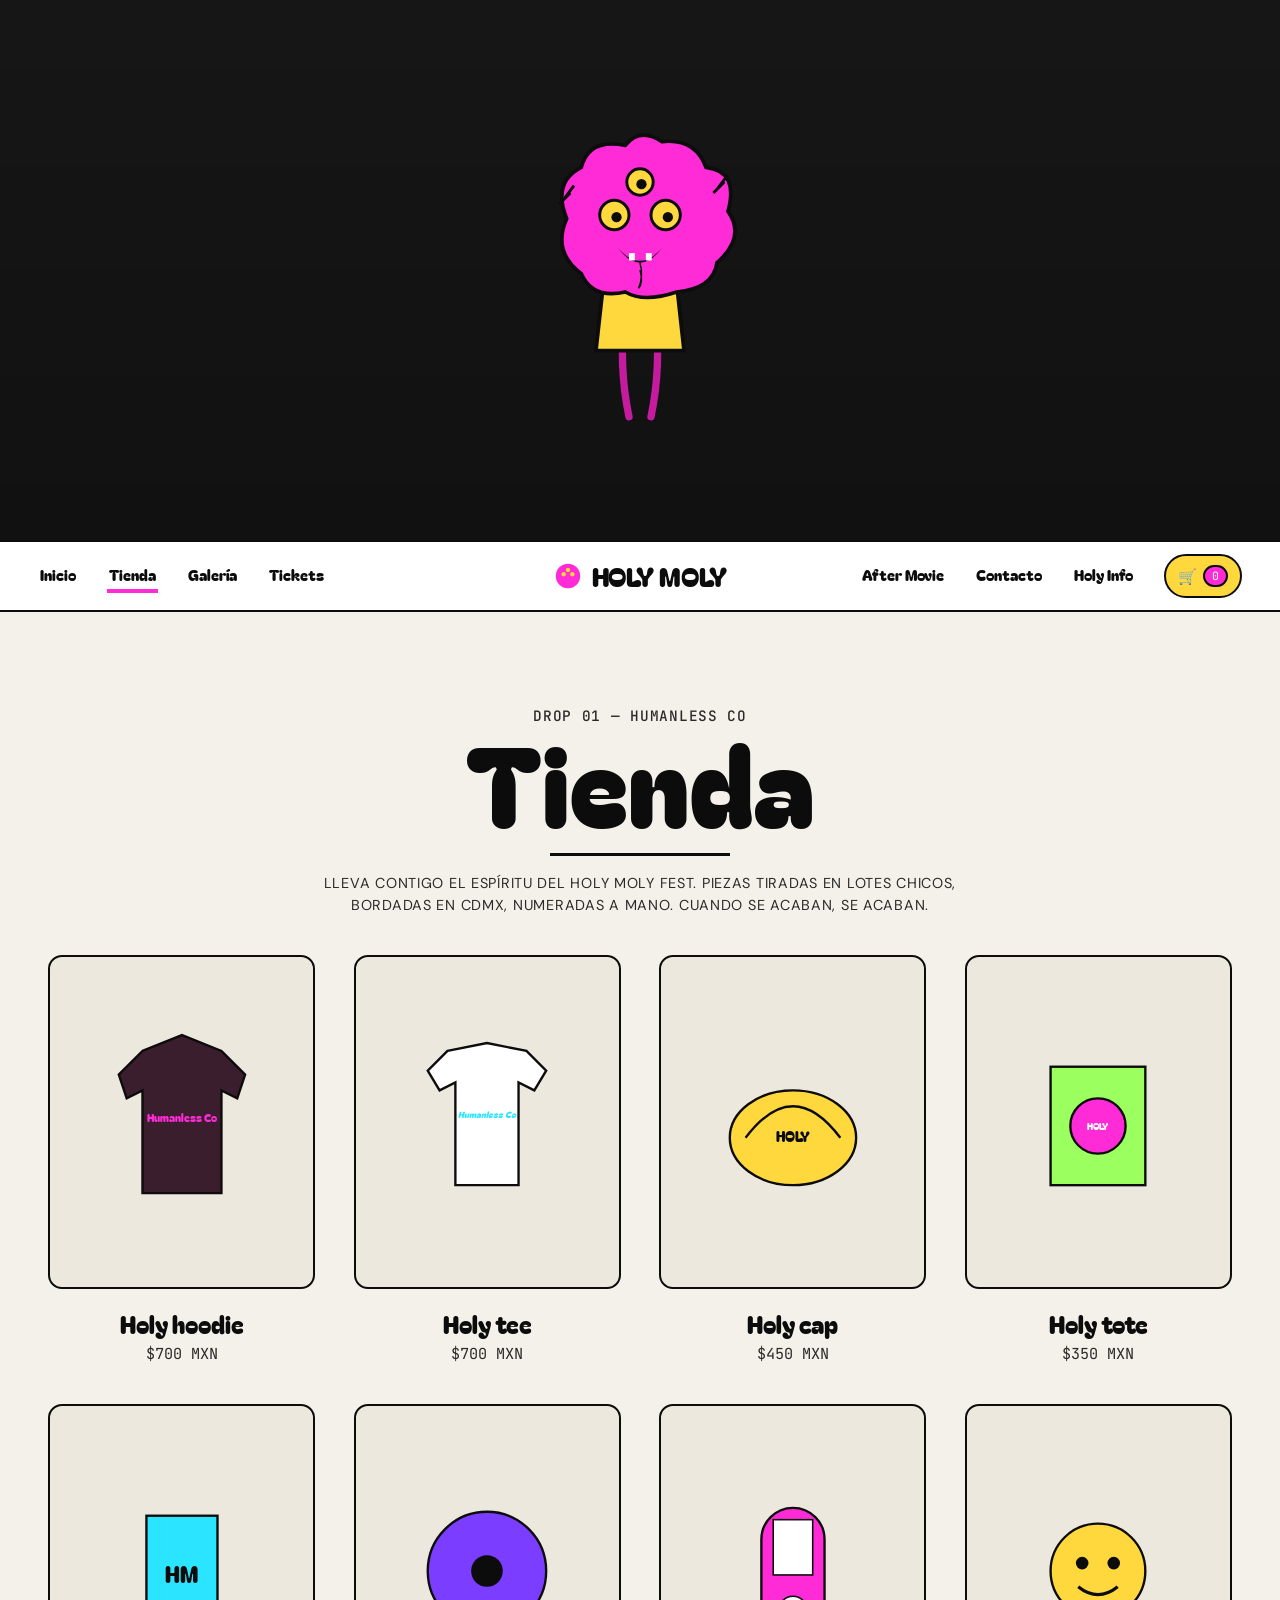
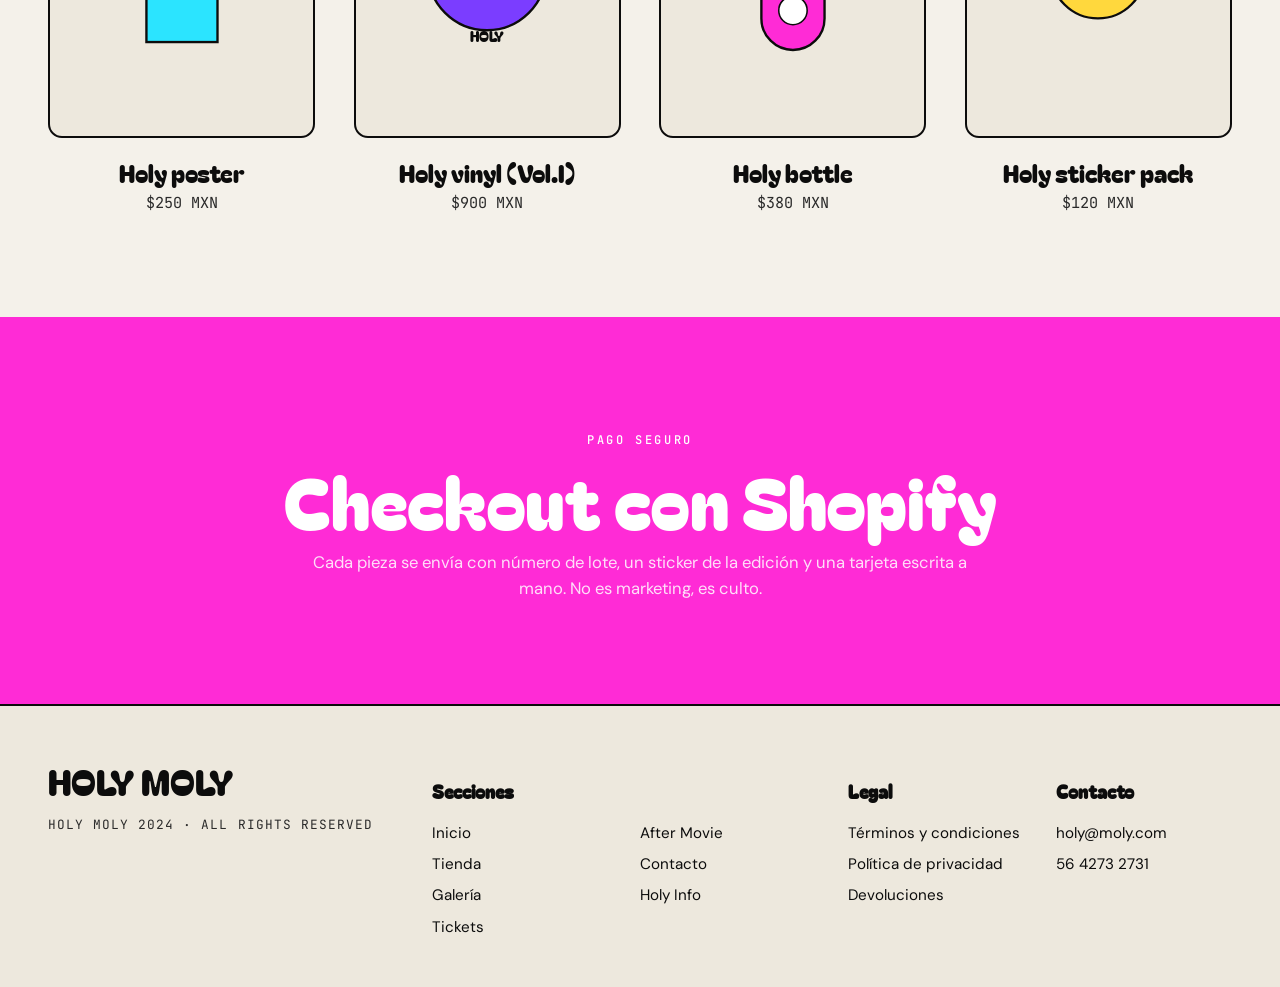
<file: tienda.html>
<!DOCTYPE html>
<html lang="es">
<head>
<meta charset="UTF-8"><meta name="viewport" content="width=device-width, initial-scale=1">
<title>Tienda — Holy Moly Fest</title>
<link rel="preconnect" href="https://fonts.googleapis.com"><link rel="preconnect" href="https://fonts.gstatic.com" crossorigin>
<link href="https://fonts.googleapis.com/css2?family=Bagel+Fat+One&family=DM+Sans:ital,wght@0,400;0,500;0,700;1,400&family=JetBrains+Mono:wght@400;500&display=swap" rel="stylesheet">
<link rel="stylesheet" href="styles.css">
<link rel="icon" href="data:image/svg+xml,%3Csvg xmlns='http://www.w3.org/2000/svg' viewBox='0 0 64 64'%3E%3Ccircle cx='32' cy='32' r='28' fill='%23ff2bd6'/%3E%3C/svg%3E">
</head>
<body>

<div class="drawer"><button class="drawer__close">✕</button><ul>
  <li><a href="index.html">Inicio</a></li><li><a href="tienda.html">Tienda</a></li><li><a href="galeria.html">Galería</a></li>
  <li><a href="tickets.html">Tickets</a></li><li><a href="aftermovie.html">After Movie</a></li>
  <li><a href="contacto.html">Contacto</a></li><li><a href="holy-info.html">Holy Info</a></li>
</ul></div>

<!-- HERO -->
<header class="hero" style="min-height:60vh;">
  <div class="hero__bg" style="background-image:url('https://images.unsplash.com/photo-1542684239-0bfb11d9c67a?w=1800&q=80');"></div>
  <svg class="hero__mascot" style="width:min(220px, 28vw); left:50%; top:50%; transform:translate(-50%,-50%);" viewBox="0 0 300 420">
    <!-- legs (longer — walking) -->
    <path d="M130 260 Q120 340 135 410" stroke="#c41b9f" stroke-width="10" fill="none" stroke-linecap="round"/>
    <path d="M170 260 Q180 340 165 410" stroke="#c41b9f" stroke-width="10" fill="none" stroke-linecap="round"/>
    <!-- shirt -->
    <path d="M100 230 L90 320 L210 320 L200 230 Z" fill="#ffd83d" stroke="#0c0c0c" stroke-width="5"/>
    <!-- cloud -->
    <path d="M50 140 Q30 90 70 70 Q80 30 130 40 Q150 15 180 35 Q225 30 240 70 Q285 75 270 130 Q295 165 255 200 Q250 235 200 240 Q155 255 130 240 Q85 250 70 215 Q30 185 50 140 Z" fill="#ff2bd6" stroke="#0c0c0c" stroke-width="5"/>
    <path d="M40 120 L55 105 L45 115 L60 95" stroke="#0c0c0c" stroke-width="4" fill="#2be4ff"/>
    <path d="M250 105 L265 90 L255 100 L270 80" stroke="#0c0c0c" stroke-width="4" fill="#2be4ff"/>
    <circle cx="115" cy="135" r="20" fill="#ffd83d" stroke="#0c0c0c" stroke-width="4"/>
    <circle cx="185" cy="135" r="20" fill="#ffd83d" stroke="#0c0c0c" stroke-width="4"/>
    <circle cx="150" cy="90" r="18" fill="#ffd83d" stroke="#0c0c0c" stroke-width="4"/>
    <circle cx="118" cy="138" r="7" fill="#0c0c0c"/><circle cx="188" cy="138" r="7" fill="#0c0c0c"/><circle cx="152" cy="93" r="7" fill="#0c0c0c"/>
    <path d="M120 180 Q150 215 180 180 Q165 200 150 200 Q135 200 120 180 Z" fill="#0c0c0c"/>
    <rect x="135" y="187" width="8" height="10" fill="#fff"/><rect x="158" y="187" width="8" height="10" fill="#fff"/>
    <path d="M150 200 Q155 220 148 235 Q155 228 150 210" fill="#2be4ff" stroke="#0c0c0c" stroke-width="2"/>
  </svg>
</header>

<nav class="nav">
  <ul class="nav__list">
    <li><a class="nav__link" href="index.html">Inicio</a></li>
    <li><a class="nav__link is-active" href="tienda.html">Tienda</a></li>
    <li><a class="nav__link" href="galeria.html">Galería</a></li>
    <li><a class="nav__link" href="tickets.html">Tickets</a></li>
  </ul>
  <a class="nav__logo" href="index.html">
    <svg viewBox="0 0 64 64"><circle cx="32" cy="32" r="28" fill="#ff2bd6"/><circle cx="22" cy="28" r="5" fill="#ffd83d"/><circle cx="42" cy="28" r="5" fill="#ffd83d"/><circle cx="32" cy="18" r="5" fill="#ffd83d"/></svg>
    HOLY MOLY
  </a>
  <ul class="nav__list nav__list--right">
    <li><a class="nav__link" href="aftermovie.html">After Movie</a></li>
    <li><a class="nav__link" href="contacto.html">Contacto</a></li>
    <li><a class="nav__link" href="holy-info.html">Holy Info</a></li>
    <li><button class="nav__cart" data-cart-open>🛒 <span class="nav__cart-count">0</span></button></li>
  </ul>
  <button class="nav__burger" onclick="document.querySelector('.drawer').classList.add('is-open')"><span></span><span></span><span></span></button>
</nav>

<section class="page-title">
  <p class="eyebrow reveal">Drop 01 — Humanless Co</p>
  <h1 class="reveal delay-1">Tienda</h1>
  <div class="divider"></div>
  <p class="reveal delay-2">Lleva contigo el espíritu del Holy Moly Fest. Piezas tiradas en lotes chicos, bordadas en CDMX, numeradas a mano. Cuando se acaban, se acaban.</p>
</section>

<section class="section" style="padding-top:0;">
  <div class="prod-grid">
    <a href="producto.html" class="prod reveal">
      <div class="prod__img">
        <svg viewBox="0 0 200 240"><path d="M50 30 L100 10 L150 30 L180 60 L170 90 L150 80 L150 210 L50 210 L50 80 L30 90 L20 60 Z" fill="#3a1e2e" stroke="#0c0c0c" stroke-width="3"/><text x="100" y="120" font-family="Bagel Fat One" font-size="14" fill="#ff2bd6" text-anchor="middle">Humanless Co</text></svg>
      </div>
      <div class="prod__title">Holy hoodie</div><div class="prod__price">$700 MXN</div>
    </a>
    <a href="producto.html" class="prod reveal delay-1">
      <div class="prod__img">
        <svg viewBox="0 0 200 240"><path d="M50 30 L100 20 L150 30 L175 55 L160 80 L140 70 L140 200 L60 200 L60 70 L40 80 L25 55 Z" fill="#fff" stroke="#0c0c0c" stroke-width="3"/><text x="100" y="115" font-family="Bagel Fat One" font-size="11" fill="#2be4ff" text-anchor="middle" font-style="italic">Humanless Co</text></svg>
      </div>
      <div class="prod__title">Holy tee</div><div class="prod__price">$700 MXN</div>
    </a>
    <a href="producto.html" class="prod reveal delay-2">
      <div class="prod__img">
        <svg viewBox="0 0 200 240"><ellipse cx="100" cy="140" rx="80" ry="60" fill="#ffd83d" stroke="#0c0c0c" stroke-width="3"/><path d="M40 140 Q100 60 160 140" fill="#ffd83d" stroke="#0c0c0c" stroke-width="3"/><text x="100" y="145" font-family="Bagel Fat One" font-size="18" fill="#0c0c0c" text-anchor="middle">HOLY</text></svg>
      </div>
      <div class="prod__title">Holy cap</div><div class="prod__price">$450 MXN</div>
    </a>
    <a href="producto.html" class="prod reveal delay-3">
      <div class="prod__img">
        <svg viewBox="0 0 200 240"><rect x="40" y="50" width="120" height="150" fill="#9bff5f" stroke="#0c0c0c" stroke-width="3"/><circle cx="100" cy="125" r="35" fill="#ff2bd6" stroke="#0c0c0c" stroke-width="3"/><text x="100" y="130" font-family="Bagel Fat One" font-size="12" fill="#fff" text-anchor="middle">HOLY</text></svg>
      </div>
      <div class="prod__title">Holy tote</div><div class="prod__price">$350 MXN</div>
    </a>
    <a href="producto.html" class="prod reveal">
      <div class="prod__img">
        <svg viewBox="0 0 200 240"><rect x="55" y="50" width="90" height="160" fill="#2be4ff" stroke="#0c0c0c" stroke-width="3"/><text x="100" y="135" font-family="Bagel Fat One" font-size="28" fill="#0c0c0c" text-anchor="middle">HM</text></svg>
      </div>
      <div class="prod__title">Holy poster</div><div class="prod__price">$250 MXN</div>
    </a>
    <a href="producto.html" class="prod reveal delay-1">
      <div class="prod__img">
        <svg viewBox="0 0 200 240"><circle cx="100" cy="120" r="75" fill="#7b3dff" stroke="#0c0c0c" stroke-width="3"/><circle cx="100" cy="120" r="20" fill="#0c0c0c"/><text x="100" y="210" font-family="Bagel Fat One" font-size="18" fill="#0c0c0c" text-anchor="middle">HOLY</text></svg>
      </div>
      <div class="prod__title">Holy vinyl (Vol.I)</div><div class="prod__price">$900 MXN</div>
    </a>
    <a href="producto.html" class="prod reveal delay-2">
      <div class="prod__img">
        <svg viewBox="0 0 200 240"><rect x="60" y="40" width="80" height="180" rx="40" fill="#ff2bd6" stroke="#0c0c0c" stroke-width="3"/><rect x="75" y="55" width="50" height="70" fill="#fff" stroke="#0c0c0c" stroke-width="2"/><circle cx="100" cy="170" r="18" fill="#fff" stroke="#0c0c0c" stroke-width="2"/></svg>
      </div>
      <div class="prod__title">Holy bottle</div><div class="prod__price">$380 MXN</div>
    </a>
    <a href="producto.html" class="prod reveal delay-3">
      <div class="prod__img">
        <svg viewBox="0 0 200 240"><circle cx="100" cy="120" r="60" fill="#ffd83d" stroke="#0c0c0c" stroke-width="3"/><circle cx="80" cy="110" r="8" fill="#0c0c0c"/><circle cx="120" cy="110" r="8" fill="#0c0c0c"/><path d="M75 140 Q100 160 125 140" stroke="#0c0c0c" stroke-width="4" fill="none"/></svg>
      </div>
      <div class="prod__title">Holy sticker pack</div><div class="prod__price">$120 MXN</div>
    </a>
  </div>
</section>

<section class="panel bg-pink center">
  <p class="eyebrow" style="color:#fff;">Pago seguro</p>
  <h2 style="color:#fff; margin-top:1rem;">Checkout con Shopify</h2>
  <p class="lede" style="color:rgba(255,255,255,.85); margin-top:1rem;">Cada pieza se envía con número de lote, un sticker de la edición y una tarjeta escrita a mano. No es marketing, es culto.</p>
</section>

<footer class="footer">
  <div class="footer__grid">
    <div><div class="footer__logo">HOLY MOLY</div><p class="footer__legal">Holy Moly 2024 · All Rights Reserved</p></div>
    <div><h4>Secciones</h4><ul><li><a href="index.html">Inicio</a></li><li><a href="tienda.html">Tienda</a></li><li><a href="galeria.html">Galería</a></li><li><a href="tickets.html">Tickets</a></li></ul></div>
    <div><h4>&nbsp;</h4><ul><li><a href="aftermovie.html">After Movie</a></li><li><a href="contacto.html">Contacto</a></li><li><a href="holy-info.html">Holy Info</a></li></ul></div>
    <div><h4>Legal</h4><ul><li><a href="#">Términos y condiciones</a></li><li><a href="#">Política de privacidad</a></li><li><a href="#">Devoluciones</a></li></ul></div>
    <div><h4>Contacto</h4><ul><li><a href="mailto:holy@moly.com">holy@moly.com</a></li><li><a href="tel:5642732731">56 4273 2731</a></li></ul></div>
  </div>
</footer>

<div class="cart-backdrop"></div>
<aside class="cart">
  <div class="cart__head"><h3>Tu carrito</h3><button class="cart__close">✕</button></div>
  <div class="cart__body"></div>
  <div class="cart__foot">
    <div style="display:flex; justify-content:space-between; margin-bottom:1rem; font-family:var(--ff-display); font-size:1.2rem;"><span>Total</span><span class="cart__total">$0 MXN</span></div>
    <button class="btn btn--dark" style="width:100%; justify-content:center;" onclick="alert('Aquí se conecta el Shopify Buy Button / checkout de Guido.')">Checkout con Shopify →</button>
  </div>
</aside>

<script src="script.js"></script>
</body>
</html>
</file>
<file: styles.css>
/* =========================================================
   HOLY MOLY FEST — global styles
   ========================================================= */

:root {
  --bg: #f4f1ea;
  --bg-warm: #ede8dd;
  --ink: #0c0c0c;
  --ink-soft: #2a2a2a;
  --line: #0c0c0c;

  --pink: #ff2bd6;
  --pink-deep: #c41b9f;
  --cyan: #2be4ff;
  --yellow: #ffd83d;
  --lime: #9bff5f;
  --purple: #7b3dff;
  --orange: #ff7a1a;

  --nav-h: 72px;
  --radius: 14px;
  --shadow-hard: 4px 4px 0 0 var(--ink);
  --shadow-soft: 0 14px 40px -10px rgba(0,0,0,.2);

  --ff-display: "Bagel Fat One", "Chango", system-ui, sans-serif;
  --ff-body: "DM Sans", "Inter", system-ui, sans-serif;
  --ff-mono: "JetBrains Mono", ui-monospace, monospace;
}

*, *::before, *::after { box-sizing: border-box; }

html, body { margin: 0; padding: 0; }

body {
  font-family: var(--ff-body);
  background: var(--bg);
  color: var(--ink);
  line-height: 1.55;
  -webkit-font-smoothing: antialiased;
  overflow-x: hidden;
}

img { max-width: 100%; display: block; }
a { color: inherit; text-decoration: none; }
button { font: inherit; cursor: pointer; border: none; background: none; color: inherit; }

::selection { background: var(--pink); color: #fff; }

/* ---------- typography ---------- */
.display {
  font-family: var(--ff-display);
  font-weight: 400;
  line-height: .95;
  letter-spacing: -0.01em;
  text-transform: none;
}

h1, h2, h3 { font-family: var(--ff-display); font-weight: 400; line-height: .95; margin: 0; }
h1 { font-size: clamp(3rem, 9vw, 7rem); }
h2 { font-size: clamp(2.2rem, 6vw, 4.5rem); }
h3 { font-size: clamp(1.4rem, 3vw, 2rem); }

.eyebrow {
  font-family: var(--ff-mono);
  font-size: 0.75rem;
  letter-spacing: 0.22em;
  text-transform: uppercase;
  font-weight: 500;
}

.lede {
  font-size: clamp(1rem, 1.3vw, 1.15rem);
  max-width: 62ch;
  margin: 0 auto;
  color: var(--ink-soft);
}

/* ---------- nav ---------- */
.nav {
  position: relative; z-index: 50;
  height: var(--nav-h);
  display: grid;
  grid-template-columns: 1fr auto 1fr;
  align-items: center;
  padding: 0 clamp(1rem, 3vw, 2.5rem);
  background: #fff;
  border-top: 2px solid var(--ink);
  border-bottom: 2px solid var(--ink);
}

.nav__list {
  list-style: none;
  margin: 0; padding: 0;
  display: flex;
  gap: clamp(0.8rem, 2.2vw, 2.2rem);
  align-items: center;
}
.nav__list--right { justify-content: flex-end; }

.nav__link {
  font-family: var(--ff-display);
  font-size: clamp(0.95rem, 1.2vw, 1.15rem);
  position: relative;
  padding: 6px 2px;
  transition: color .2s;
}
.nav__link:hover { color: var(--pink); }
.nav__link.is-active::after {
  content: ""; position: absolute; left: 0; right: 0; bottom: -2px;
  height: 4px; background: var(--pink);
}

.nav__logo {
  display: flex; align-items: center; gap: 10px;
  font-family: var(--ff-display);
  font-size: clamp(1.4rem, 2vw, 1.8rem);
}
.nav__logo svg { width: 28px; height: 28px; }

.nav__cart {
  position: relative;
  display: inline-flex; align-items: center; gap: 6px;
  padding: 8px 12px;
  border: 2px solid var(--ink);
  border-radius: 999px;
  background: var(--yellow);
  font-family: var(--ff-display);
  font-size: 0.95rem;
  transition: transform .15s;
}
.nav__cart:hover { transform: translate(-2px,-2px); box-shadow: var(--shadow-hard); }
.nav__cart-count {
  background: var(--pink); color: #fff;
  padding: 0 7px; border-radius: 999px;
  font-family: var(--ff-mono); font-size: .72rem;
  border: 2px solid var(--ink);
}

.nav__burger { display: none; border: 2px solid var(--ink); padding: 8px 10px; border-radius: 10px; background: #fff; }
.nav__burger span { display: block; width: 22px; height: 2px; background: var(--ink); margin: 4px 0; }

@media (max-width: 960px) {
  .nav { grid-template-columns: auto 1fr auto; }
  .nav__list { display: none; }
  .nav__burger { display: block; }
  .nav__logo { order: 0; }
  .nav__cart { order: 1; }
}

/* mobile drawer */
.drawer {
  position: fixed; inset: 0;
  background: var(--bg);
  z-index: 200;
  display: none;
  padding: 2rem;
  transform: translateY(-100%);
  transition: transform .4s ease;
}
.drawer.is-open { display: block; transform: translateY(0); }
.drawer__close { position: absolute; top: 1.2rem; right: 1.2rem; font-family: var(--ff-display); font-size: 2rem; }
.drawer ul { list-style: none; padding: 0; margin: 4rem 0 0; }
.drawer li { font-family: var(--ff-display); font-size: clamp(2rem, 8vw, 3.5rem); padding: .4rem 0; border-bottom: 2px solid var(--ink); }
.drawer li a { display: block; transition: color .2s, transform .2s; }
.drawer li a:hover { color: var(--pink); transform: translateX(8px); }

/* ---------- hero ---------- */
.hero {
  position: relative;
  width: 100%;
  min-height: clamp(380px, 72vh, 760px);
  background: #1a1a1a;
  overflow: hidden;
  isolation: isolate;
}
.hero__bg {
  position: absolute; inset: 0;
  background-size: cover;
  background-position: center;
  filter: grayscale(1) contrast(1.05);
}
.hero__bg::after {
  content: ""; position: absolute; inset: 0;
  background: linear-gradient(180deg, rgba(0,0,0,.15) 0%, rgba(0,0,0,.35) 100%);
}
.hero__inner {
  position: relative; z-index: 2;
  display: flex; align-items: center; justify-content: center;
  min-height: inherit;
  padding: clamp(2rem, 5vw, 4rem);
}
.hero__mascot {
  position: absolute;
  pointer-events: none;
  animation: float 6s ease-in-out infinite;
}
@keyframes float {
  0%, 100% { transform: translateY(0) rotate(-1deg); }
  50% { transform: translateY(-18px) rotate(2deg); }
}

/* ---------- sections ---------- */
.section { padding: clamp(3rem, 8vw, 7rem) clamp(1rem, 4vw, 3rem); }
.wrap { max-width: 1280px; margin: 0 auto; }
.center { text-align: center; }

.page-title {
  text-align: center;
  padding: clamp(2.5rem, 6vw, 5rem) 1rem clamp(1.5rem, 3vw, 3rem);
}
.page-title h1 { margin-bottom: 1rem; }
.page-title p { text-transform: uppercase; font-size: .9rem; letter-spacing: .05em; max-width: 64ch; margin: 1rem auto 0; color: var(--ink-soft); }

.divider {
  width: 180px; height: 3px; background: var(--ink); margin: 1.2rem auto 0;
}

/* ---------- buttons ---------- */
.btn {
  display: inline-flex; align-items: center; gap: 10px;
  padding: 14px 26px;
  border: 2px solid var(--ink);
  border-radius: 999px;
  font-family: var(--ff-display);
  font-size: 1rem;
  background: #fff;
  transition: transform .18s, box-shadow .18s, background .18s;
}
.btn:hover { transform: translate(-3px,-3px); box-shadow: var(--shadow-hard); }
.btn--dark { background: var(--ink); color: #fff; }
.btn--pink { background: var(--pink); color: #fff; }
.btn--yellow { background: var(--yellow); }
.btn--cyan { background: var(--cyan); }

/* ---------- cards / products ---------- */
.prod-grid {
  display: grid;
  grid-template-columns: repeat(auto-fit, minmax(260px, 1fr));
  gap: clamp(1.2rem, 3vw, 2.5rem);
  max-width: 1280px; margin: 0 auto;
}
.prod {
  text-align: center;
  display: block;
  transition: transform .3s cubic-bezier(.2,.9,.3,1);
}
.prod:hover { transform: translateY(-8px); }
.prod__img {
  aspect-ratio: 4/5;
  background: var(--bg-warm);
  border: 2px solid var(--ink);
  border-radius: var(--radius);
  display: grid; place-items: center;
  overflow: hidden;
  position: relative;
  transition: box-shadow .3s;
}
.prod:hover .prod__img { box-shadow: var(--shadow-hard); }
.prod__img svg { width: 60%; height: 60%; }
.prod__title { font-family: var(--ff-display); font-size: 1.5rem; margin-top: 1rem; }
.prod__price { font-family: var(--ff-mono); font-size: .95rem; color: var(--ink-soft); }

.badge {
  display: inline-block;
  font-family: var(--ff-display);
  background: var(--pink); color: #fff;
  padding: 4px 12px;
  border: 2px solid var(--ink);
  border-radius: 999px;
  font-size: .8rem;
  transform: rotate(-3deg);
}

/* ---------- footer ---------- */
.footer {
  border-top: 2px solid var(--ink);
  padding: 3rem clamp(1rem, 4vw, 3rem);
  background: var(--bg-warm);
}
.footer__grid {
  max-width: 1280px; margin: 0 auto;
  display: grid;
  grid-template-columns: 2fr 1fr 1fr 1fr 1fr;
  gap: 2rem;
  align-items: start;
}
.footer h4 { font-family: var(--ff-display); font-size: 1.1rem; margin-bottom: 1rem; }
.footer ul { list-style: none; margin: 0; padding: 0; display: flex; flex-direction: column; gap: .4rem; }
.footer a { font-size: .95rem; transition: color .2s; }
.footer a:hover { color: var(--pink); }
.footer__logo { font-family: var(--ff-display); font-size: 2.2rem; }
.footer__legal { font-size: .8rem; color: var(--ink-soft); margin-top: .4rem; font-family: var(--ff-mono); text-transform: uppercase; letter-spacing: .08em; }
@media (max-width: 900px) {
  .footer__grid { grid-template-columns: repeat(2, 1fr); }
  .footer__grid > :first-child { grid-column: span 2; }
}

/* ---------- marquee ---------- */
.marquee {
  display: flex;
  overflow: hidden;
  gap: 2rem;
  padding: 1rem 0;
  background: var(--pink);
  color: #fff;
  border-top: 2px solid var(--ink);
  border-bottom: 2px solid var(--ink);
}
.marquee__track {
  display: flex; gap: 2rem; flex-shrink: 0;
  animation: marq 30s linear infinite;
  padding-right: 2rem;
}
@keyframes marq { to { transform: translateX(-100%); } }
.marquee span { font-family: var(--ff-display); font-size: clamp(1.5rem, 3vw, 2.4rem); white-space: nowrap; display: inline-flex; align-items: center; gap: 1.2rem; }
.marquee svg { width: 28px; height: 28px; flex-shrink: 0; }

/* ---------- gallery grid ---------- */
.gal {
  display: grid;
  grid-template-columns: repeat(3, 1fr);
  gap: 8px;
  max-width: 1280px; margin: 0 auto;
}
.gal__item {
  aspect-ratio: 4/3;
  overflow: hidden;
  position: relative;
  border-radius: 6px;
  cursor: pointer;
  transition: transform .3s;
}
.gal__item:hover { transform: scale(1.02); z-index: 2; }
.gal__item::before {
  content: ""; position: absolute; inset: 0;
  background: linear-gradient(135deg, rgba(255,43,214,.7), rgba(43,228,255,.7));
  mix-blend-mode: multiply;
  opacity: 0;
  transition: opacity .3s;
}
.gal__item:hover::before { opacity: .8; }
.gal__item img { width: 100%; height: 100%; object-fit: cover; }
@media (max-width: 800px) {
  .gal { grid-template-columns: repeat(2, 1fr); }
}

/* ---------- tickets ---------- */
.ticket {
  display: grid;
  grid-template-columns: 1fr 260px;
  border: 2px solid var(--ink);
  border-radius: 18px;
  overflow: hidden;
  max-width: 860px; margin: 0 auto 1.5rem;
  background: #fff;
  transition: transform .25s, box-shadow .25s;
}
.ticket:hover { transform: translate(-4px,-4px); box-shadow: 8px 8px 0 0 var(--ink); }
.ticket__body { padding: 1.8rem 2rem; }
.ticket__body h3 { text-transform: uppercase; margin-bottom: .6rem; }
.ticket__meta { display: flex; flex-direction: column; gap: .3rem; font-family: var(--ff-mono); font-size: .88rem; margin-bottom: 1.2rem; }
.ticket__meta b { font-family: var(--ff-display); font-weight: 400; margin-right: .4rem; }
.ticket__stub {
  background: linear-gradient(140deg, #a9f5b8, #7be4ff 40%, #ffc85e 85%);
  display: grid; place-items: center;
  position: relative;
  border-left: 2px dashed var(--ink);
}
.ticket__stub-inner {
  text-align: center;
  font-family: var(--ff-display);
  font-size: 1.8rem;
  line-height: 1;
  color: var(--pink-deep);
  text-shadow: 2px 2px 0 #fff;
}
@media (max-width: 700px) {
  .ticket { grid-template-columns: 1fr; }
  .ticket__stub { min-height: 120px; border-left: none; border-top: 2px dashed var(--ink); }
}

/* ---------- product detail ---------- */
.pdp {
  display: grid;
  grid-template-columns: 90px 1fr 1fr;
  gap: 2rem;
  max-width: 1200px;
  margin: 0 auto;
  padding: clamp(2rem, 5vw, 4rem) clamp(1rem, 3vw, 2rem);
}
.pdp__thumbs { display: flex; flex-direction: column; gap: 10px; }
.pdp__thumb { aspect-ratio: 1; border: 2px solid var(--ink); border-radius: 10px; background: var(--bg-warm); cursor: pointer; overflow: hidden; transition: transform .18s; }
.pdp__thumb:hover { transform: scale(1.04); }
.pdp__thumb.is-active { background: var(--yellow); }
.pdp__main { aspect-ratio: 4/5; border: 2px solid var(--ink); border-radius: var(--radius); background: var(--bg-warm); display: grid; place-items: center; overflow: hidden; }
.pdp__main svg { width: 70%; height: 70%; }
.pdp__info h1 { font-size: clamp(2.2rem, 5vw, 3.4rem); margin-bottom: 1rem; }
.pdp__price { font-family: var(--ff-display); font-size: 1.8rem; margin: 1rem 0 .5rem; }
.pdp__sizes { display: flex; gap: 10px; margin: 1.2rem 0; }
.pdp__size {
  padding: 8px 18px;
  border: 2px solid var(--ink);
  border-radius: 999px;
  background: #fff;
  font-family: var(--ff-mono);
  font-size: .9rem;
  transition: all .15s;
}
.pdp__size:hover, .pdp__size.is-active { background: var(--ink); color: #fff; }
.pdp__meta { font-style: italic; color: var(--ink-soft); font-size: .9rem; margin: 1rem 0 1.5rem; }
.pdp__actions { display: flex; flex-direction: column; gap: 10px; max-width: 280px; }

@media (max-width: 900px) {
  .pdp { grid-template-columns: 1fr; }
  .pdp__thumbs { flex-direction: row; order: 2; }
  .pdp__thumb { width: 70px; }
}

/* ---------- contact ---------- */
.contact-block {
  max-width: 720px; margin: 0 auto 3rem;
  text-align: center;
}
.contact-block h2 { margin-bottom: .5rem; }
.contact-block p { text-transform: uppercase; font-size: .9rem; line-height: 1.7; letter-spacing: .04em; color: var(--ink-soft); margin: 1.5rem 0; }

/* ---------- video placeholder ---------- */
.video-frame {
  max-width: 1100px; margin: 0 auto;
  aspect-ratio: 16/9;
  border: 2px solid var(--ink);
  border-radius: var(--radius);
  background: #111;
  position: relative;
  overflow: hidden;
  display: grid; place-items: center;
}
.video-frame__play {
  width: 110px; height: 110px;
  border-radius: 50%;
  background: var(--pink);
  border: 3px solid #fff;
  display: grid; place-items: center;
  cursor: pointer;
  transition: transform .2s;
  box-shadow: 0 0 0 6px rgba(255,43,214,.3);
}
.video-frame__play:hover { transform: scale(1.1); }
.video-frame__play::after {
  content: ""; width: 0; height: 0;
  border-left: 26px solid #fff; border-top: 16px solid transparent; border-bottom: 16px solid transparent;
  margin-left: 6px;
}
.video-frame__stars {
  position: absolute; inset: 0;
  background-image:
    radial-gradient(circle, #fff 1px, transparent 1.5px),
    radial-gradient(circle, #fff 0.8px, transparent 1.2px);
  background-size: 90px 90px, 50px 50px;
  background-position: 0 0, 25px 25px;
  opacity: .2;
}

/* ---------- FAQ ---------- */
.faq { max-width: 820px; margin: 0 auto; }
.faq__item { border-bottom: 2px solid var(--ink); padding: 1.2rem 0; }
.faq__q { display: flex; justify-content: space-between; align-items: center; font-family: var(--ff-display); font-size: 1.25rem; cursor: pointer; width: 100%; text-align: left; }
.faq__q::after { content: "+"; font-size: 2rem; transition: transform .25s; }
.faq__item.is-open .faq__q::after { transform: rotate(45deg); }
.faq__a { max-height: 0; overflow: hidden; transition: max-height .35s ease; color: var(--ink-soft); }
.faq__item.is-open .faq__a { max-height: 400px; padding-top: 1rem; }

/* ---------- feature blocks ---------- */
.feats {
  display: grid; grid-template-columns: repeat(auto-fit, minmax(240px, 1fr));
  gap: 1.5rem;
  max-width: 1200px; margin: 0 auto;
}
.feat {
  padding: 2rem;
  border: 2px solid var(--ink);
  border-radius: var(--radius);
  background: #fff;
  transition: transform .25s;
}
.feat:hover { transform: translate(-4px,-4px); box-shadow: var(--shadow-hard); }
.feat--pink { background: var(--pink); color: #fff; }
.feat--cyan { background: var(--cyan); }
.feat--yellow { background: var(--yellow); }
.feat--lime { background: var(--lime); }
.feat h3 { margin-bottom: .6rem; }

/* ---------- entrance animations ---------- */
.reveal { opacity: 0; transform: translateY(24px); transition: opacity .7s, transform .7s; }
.reveal.is-in { opacity: 1; transform: none; }

.delay-1 { transition-delay: .1s; }
.delay-2 { transition-delay: .2s; }
.delay-3 { transition-delay: .3s; }
.delay-4 { transition-delay: .4s; }

/* ---------- utilities ---------- */
.bg-pink { background: var(--pink); color: #fff; }
.bg-cyan { background: var(--cyan); }
.bg-yellow { background: var(--yellow); }
.bg-warm { background: var(--bg-warm); }
.stack > * + * { margin-top: 1rem; }

/* ---------- Home hero bold ---------- */
.home-hero {
  position: relative;
  min-height: 92vh;
  background: #1a1a1a url("https://images.unsplash.com/photo-1533174072545-7a4b6ad7a6c3?w=1800&q=80&auto=format&fit=crop") center/cover;
  overflow: hidden;
  isolation: isolate;
}
.home-hero::before {
  content: ""; position: absolute; inset: 0;
  background: linear-gradient(180deg, rgba(0,0,0,.1), rgba(0,0,0,.5));
  filter: grayscale(1);
  z-index: 0;
}
.home-hero__bgimg {
  position: absolute; inset: 0;
  background-size: cover; background-position: center;
  filter: grayscale(1) contrast(1.08);
  z-index: -1;
}
.home-hero__logo {
  position: absolute;
  top: clamp(60px, 10vh, 130px);
  left: 50%; transform: translateX(-50%);
  z-index: 3;
  width: min(640px, 78vw);
  filter: drop-shadow(4px 4px 0 rgba(0,0,0,.35));
}
.home-hero__cta {
  position: absolute; inset: 0; z-index: 4;
  display: flex; flex-direction: column; align-items: center; justify-content: flex-end;
  padding-bottom: 6rem;
  gap: 1rem;
}
.home-hero__cta p { color: #fff; font-family: var(--ff-mono); letter-spacing: .2em; text-transform: uppercase; font-size: .85rem; }

.float-tag {
  position: absolute;
  font-family: var(--ff-display);
  padding: 6px 18px;
  border: 2px solid var(--ink);
  border-radius: 6px;
  box-shadow: 3px 3px 0 var(--ink);
  font-size: clamp(.9rem, 1.3vw, 1.2rem);
  z-index: 3;
  animation: bob 4s ease-in-out infinite;
}
@keyframes bob {
  0%, 100% { transform: translateY(0) rotate(-3deg); }
  50% { transform: translateY(-10px) rotate(3deg); }
}
.float-tag--tienda { background: #a9f5b8; top: 42%; left: 10%; }
.float-tag--galeria { background: var(--cyan); top: 28%; right: 16%; animation-delay: .6s; }
.float-tag--tickets { background: #fff; top: 22%; left: 14%; animation-delay: 1.2s; }
.float-tag--contacto { background: var(--purple); color: #fff; border-color: var(--orange); top: 58%; right: 10%; animation-delay: .9s; }
.float-tag--after { background: var(--yellow); bottom: 28%; right: 20%; animation-delay: 1.5s; }

.home-hero__cloud {
  position: absolute;
  bottom: -40px; left: 0; right: 0;
  height: 180px;
  z-index: 4;
}

/* Home sections */
.panel {
  padding: clamp(4rem, 8vw, 7rem) clamp(1rem, 4vw, 3rem);
  position: relative;
}

.headline-xl {
  font-family: var(--ff-display);
  font-size: clamp(3.5rem, 12vw, 10rem);
  line-height: .85;
  text-align: center;
}
.headline-xl em { font-style: normal; color: var(--pink); }

/* Wavy border */
.wave-sep {
  display: block; width: 100%; height: 60px;
}

/* Holy Info style */
.info-grid {
  max-width: 1100px; margin: 0 auto;
  display: grid; gap: 3rem;
}
.info-row {
  display: grid; grid-template-columns: 1fr 2fr; gap: 2rem; align-items: start;
  padding-bottom: 2rem; border-bottom: 2px solid var(--ink);
}
.info-row h3 { font-size: 2rem; }
.info-row p { color: var(--ink-soft); line-height: 1.7; }
@media (max-width: 700px) { .info-row { grid-template-columns: 1fr; } }

/* Lineup */
.lineup { display: flex; flex-wrap: wrap; gap: 10px; justify-content: center; max-width: 1000px; margin: 0 auto; }
.lineup__chip {
  padding: 10px 22px;
  border: 2px solid var(--ink);
  border-radius: 999px;
  font-family: var(--ff-display);
  font-size: clamp(1rem, 1.5vw, 1.5rem);
  background: #fff;
  transition: all .2s;
}
.lineup__chip:hover { background: var(--pink); color: #fff; transform: rotate(-2deg) scale(1.05); }
.lineup__chip--headline { background: var(--yellow); font-size: clamp(1.4rem, 2.2vw, 2.2rem); }

/* cart drawer */
.cart {
  position: fixed; top: 0; right: 0; bottom: 0;
  width: min(420px, 100%);
  background: var(--bg);
  border-left: 2px solid var(--ink);
  z-index: 250;
  transform: translateX(100%);
  transition: transform .35s cubic-bezier(.2,.9,.3,1);
  display: flex; flex-direction: column;
}
.cart.is-open { transform: translateX(0); }
.cart__head { padding: 1.5rem; border-bottom: 2px solid var(--ink); display: flex; justify-content: space-between; align-items: center; }
.cart__head h3 { font-size: 1.6rem; }
.cart__close { font-family: var(--ff-display); font-size: 1.8rem; }
.cart__body { flex: 1; padding: 1.5rem; overflow-y: auto; color: var(--ink-soft); }
.cart__foot { padding: 1.5rem; border-top: 2px solid var(--ink); }
.cart-backdrop { position: fixed; inset: 0; background: rgba(0,0,0,.4); z-index: 240; opacity: 0; pointer-events: none; transition: opacity .3s; }
.cart-backdrop.is-open { opacity: 1; pointer-events: auto; }
</file>
